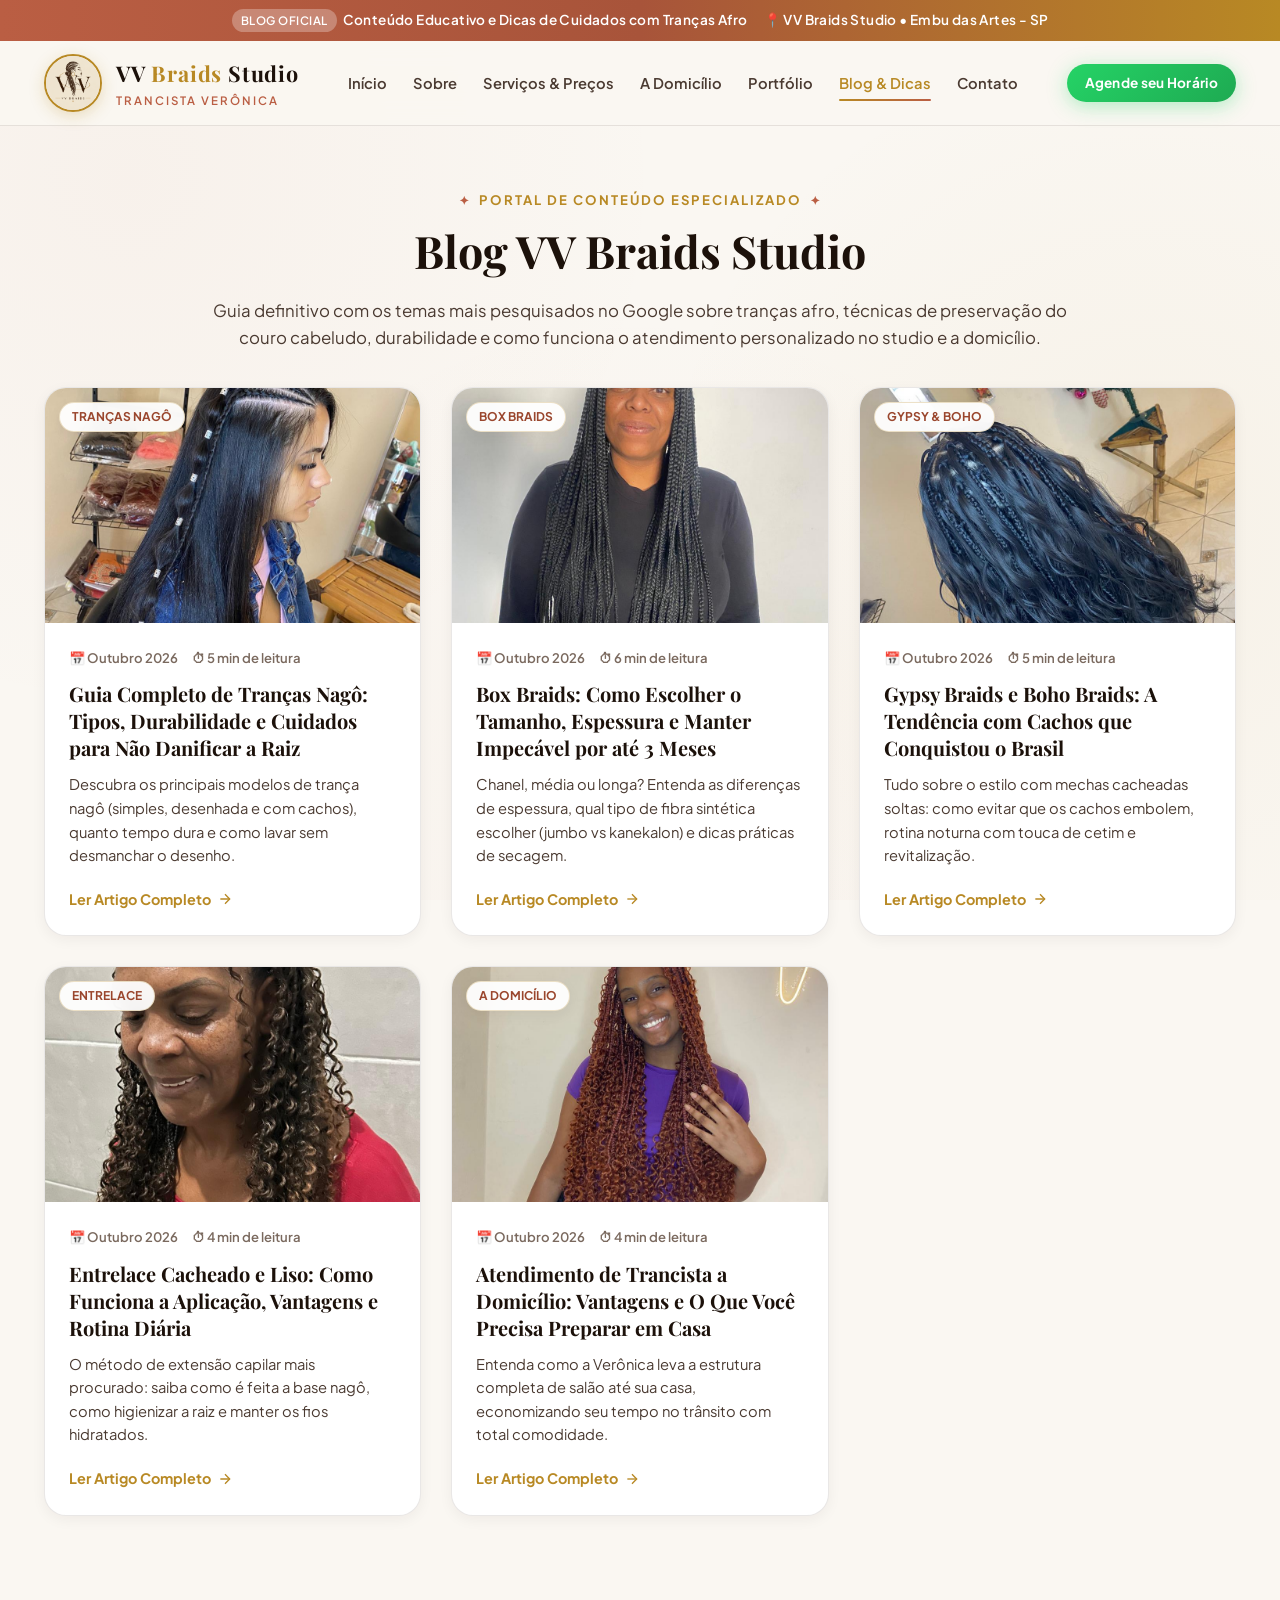
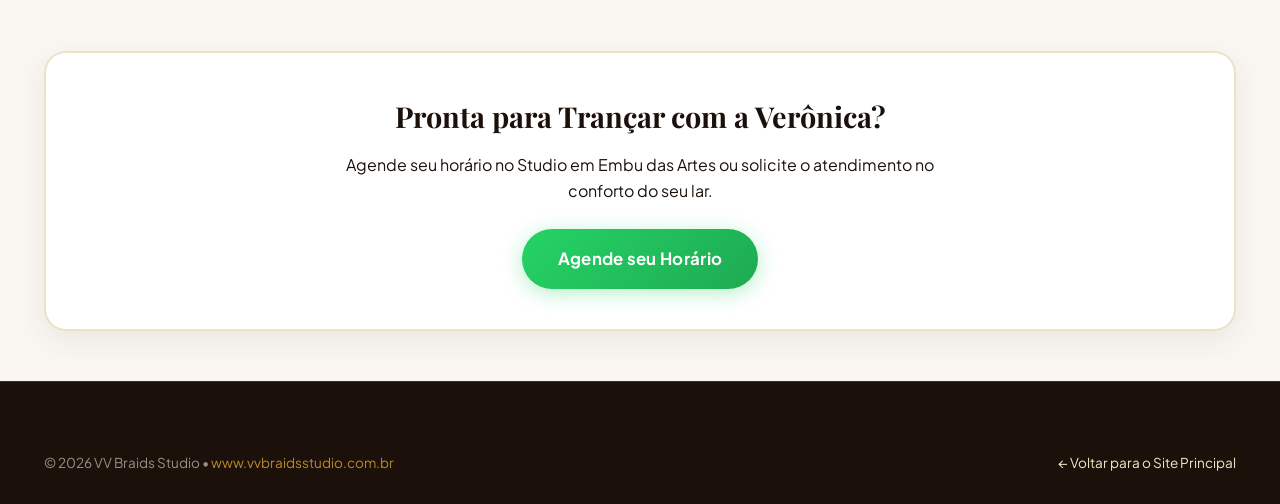
<file: blog/index.html>
<!DOCTYPE html>
<html lang="pt-BR">
<head>
  <meta charset="UTF-8">
  <meta name="viewport" content="width=device-width, initial-scale=1.0">
  <title>Blog VV Braids | Dicas, Cuidados e Tendências de Tranças Afro</title>
  
  <meta name="description" content="Artigos completos sobre Tranças Nagô, Box Braids, Gypsy e Boho Braids, Entrelace e atendimento a domicílio com a trancista Verônica. Dicas de lavagem, durabilidade e saúde capilar.">
  <meta name="keywords" content="blog trancas afro, cuidados com trancas, como lavar box braids, durabilidade tranca nago, gypsy braids como cuidar, trancista a domicilio sp">
  <meta name="author" content="Verônica - VV Braids Studio">
  <meta name="robots" content="index, follow">
  <link rel="canonical" href="https://www.vvbraidsstudio.com.br/blog/">

  <!-- Open Graph -->
  <meta property="og:type" content="blog">
  <meta property="og:url" content="https://www.vvbraidsstudio.com.br/blog/">
  <meta property="og:title" content="Blog VV Braids | Tudo Sobre Tranças Afro e Cuidados Capilares">
  <meta property="og:description" content="Aprenda a cuidar das suas tranças, descubra novas tendências e tire todas as suas dúvidas com a trancista Verônica.">
  <meta property="og:image" content="https://www.vvbraidsstudio.com.br/assets/images/logo.png">

  <link rel="icon" type="image/png" href="../assets/images/logo.png">

  <!-- Fonts & Stylesheet -->
  <link rel="preconnect" href="https://fonts.googleapis.com">
  <link rel="preconnect" href="https://fonts.gstatic.com" crossorigin>
  <link href="https://fonts.googleapis.com/css2?family=Playfair+Display:ital,wght@0,600;0,700;0,800;1,600&family=Plus+Jakarta+Sans:wght@400;500;600;700&display=swap" rel="stylesheet">
  <link rel="stylesheet" href="../assets/css/style.css">
</head>
<body>

  <!-- Top Announcement Bar -->
  <div class="top-bar">
    <div class="top-bar-content container">
      <span class="top-bar-item">
        <span class="top-bar-badge">Blog Oficial</span>
        Conteúdo Educativo e Dicas de Cuidados com Tranças Afro
      </span>
      <span class="top-bar-item">
        📍 VV Braids Studio • Embu das Artes - SP
      </span>
    </div>
  </div>

  <!-- Header -->
  <header class="site-header">
    <div class="container nav-wrapper">
      <a href="../index.html" class="brand-logo" aria-label="Voltar para a página inicial">
        <img src="../assets/images/logo.png" alt="Logo VV Braids Studio" width="58" height="58">
        <div class="brand-text">
          <span class="brand-title">VV <span>Braids</span> Studio</span>
          <span class="brand-subtitle">Trancista Verônica</span>
        </div>
      </a>

      <nav class="main-nav" id="mainNav">
        <a href="../index.html" class="nav-link">Início</a>
        <a href="../index.html#sobre" class="nav-link">Sobre</a>
        <a href="../index.html#servicos" class="nav-link">Serviços & Preços</a>
        <a href="../index.html#domicilio" class="nav-link">A Domicílio</a>
        <a href="../index.html#portfolio" class="nav-link">Portfólio</a>
        <a href="index.html" class="nav-link active">Blog & Dicas</a>
        <a href="../index.html#contato" class="nav-link">Contato</a>
      </nav>

      <div class="nav-actions">
        <a href="https://wa.me/5511966733297?text=Ol%C3%A1%2C%20Ver%C3%B4nica!%20Li%20o%20blog%20da%20VV%20Braids%20e%20gostaria%20de%20agendar%20um%20hor%C3%A1rio." 
           target="_blank" 
           rel="noopener noreferrer" 
           class="btn btn-whatsapp btn-sm">
          <span>Agende seu Horário</span>
        </a>

        <button class="mobile-toggle" id="mobileToggle" aria-label="Menu">
          <span></span><span></span><span></span>
        </button>
      </div>
    </div>
  </header>

  <!-- Blog Banner -->
  <div class="article-header container">
    <span class="section-tag">Portal de Conteúdo Especializado</span>
    <h1 class="section-title">Blog VV Braids Studio</h1>
    <p class="section-subtitle">
      Guia definitivo com os temas mais pesquisados no Google sobre tranças afro, técnicas de preservação do couro cabeludo, durabilidade e como funciona o atendimento personalizado no studio e a domicílio.
    </p>
  </div>

  <!-- Blog Grid Section -->
  <section style="padding-top: 0;">
    <div class="container">
      <div class="blog-grid">

        <!-- Artigo 1 -->
        <article class="blog-card">
          <div class="blog-card-media">
            <img src="../assets/images/nago-feminina.jpg" alt="Guia Completo de Tranças Nagô" loading="lazy">
            <span class="blog-card-category">Tranças Nagô</span>
          </div>
          <div class="blog-card-body">
            <div class="blog-card-meta">
              <span>📅 Outubro 2026</span>
              <span>⏱ 5 min de leitura</span>
            </div>
            <h2 class="blog-card-title">
              <a href="como-cuidar-das-trancas-nago.html">Guia Completo de Tranças Nagô: Tipos, Durabilidade e Cuidados para Não Danificar a Raiz</a>
            </h2>
            <p class="blog-card-excerpt">
              Descubra os principais modelos de trança nagô (simples, desenhada e com cachos), quanto tempo dura e como lavar sem desmanchar o desenho.
            </p>
            <a href="como-cuidar-das-trancas-nago.html" class="blog-card-link">
              <span>Ler Artigo Completo</span>
              <svg width="16" height="16" viewBox="0 0 24 24" fill="none" stroke="currentColor" stroke-width="2"><line x1="5" y1="12" x2="19" y2="12"/><polyline points="12 5 19 12 12 19"/></svg>
            </a>
          </div>
        </article>

        <!-- Artigo 2 -->
        <article class="blog-card">
          <div class="blog-card-media">
            <img src="../assets/images/box-braids.jpg" alt="Box Braids Feminina e Masculina" loading="lazy">
            <span class="blog-card-category">Box Braids</span>
          </div>
          <div class="blog-card-body">
            <div class="blog-card-meta">
              <span>📅 Outubro 2026</span>
              <span>⏱ 6 min de leitura</span>
            </div>
            <h2 class="blog-card-title">
              <a href="box-braids-tamanhos-cuidados.html">Box Braids: Como Escolher o Tamanho, Espessura e Manter Impecável por até 3 Meses</a>
            </h2>
            <p class="blog-card-excerpt">
              Chanel, média ou longa? Entenda as diferenças de espessura, qual tipo de fibra sintética escolher (jumbo vs kanekalon) e dicas práticas de secagem.
            </p>
            <a href="box-braids-tamanhos-cuidados.html" class="blog-card-link">
              <span>Ler Artigo Completo</span>
              <svg width="16" height="16" viewBox="0 0 24 24" fill="none" stroke="currentColor" stroke-width="2"><line x1="5" y1="12" x2="19" y2="12"/><polyline points="12 5 19 12 12 19"/></svg>
            </a>
          </div>
        </article>

        <!-- Artigo 3 -->
        <article class="blog-card">
          <div class="blog-card-media">
            <img src="../assets/images/boho-french-curl.jpg" alt="Gypsy Braids e Boho Braids" loading="lazy">
            <span class="blog-card-category">Gypsy & Boho</span>
          </div>
          <div class="blog-card-body">
            <div class="blog-card-meta">
              <span>📅 Outubro 2026</span>
              <span>⏱ 5 min de leitura</span>
            </div>
            <h2 class="blog-card-title">
              <a href="gypsy-boho-braids-tendencia.html">Gypsy Braids e Boho Braids: A Tendência com Cachos que Conquistou o Brasil</a>
            </h2>
            <p class="blog-card-excerpt">
              Tudo sobre o estilo com mechas cacheadas soltas: como evitar que os cachos embolem, rotina noturna com touca de cetim e revitalização.
            </p>
            <a href="gypsy-boho-braids-tendencia.html" class="blog-card-link">
              <span>Ler Artigo Completo</span>
              <svg width="16" height="16" viewBox="0 0 24 24" fill="none" stroke="currentColor" stroke-width="2"><line x1="5" y1="12" x2="19" y2="12"/><polyline points="12 5 19 12 12 19"/></svg>
            </a>
          </div>
        </article>

        <!-- Artigo 4 -->
        <article class="blog-card">
          <div class="blog-card-media">
            <img src="../assets/images/fulani-com-cachos.jpg" alt="Entrelace Cacheado e Liso" loading="lazy">
            <span class="blog-card-category">Entrelace</span>
          </div>
          <div class="blog-card-body">
            <div class="blog-card-meta">
              <span>📅 Outubro 2026</span>
              <span>⏱ 4 min de leitura</span>
            </div>
            <h2 class="blog-card-title">
              <a href="entrelace-cacheado-liso-guia.html">Entrelace Cacheado e Liso: Como Funciona a Aplicação, Vantagens e Rotina Diária</a>
            </h2>
            <p class="blog-card-excerpt">
              O método de extensão capilar mais procurado: saiba como é feita a base nagô, como higienizar a raiz e manter os fios hidratados.
            </p>
            <a href="entrelace-cacheado-liso-guia.html" class="blog-card-link">
              <span>Ler Artigo Completo</span>
              <svg width="16" height="16" viewBox="0 0 24 24" fill="none" stroke="currentColor" stroke-width="2"><line x1="5" y1="12" x2="19" y2="12"/><polyline points="12 5 19 12 12 19"/></svg>
            </a>
          </div>
        </article>

        <!-- Artigo 5 -->
        <article class="blog-card">
          <div class="blog-card-media">
            <img src="../assets/images/gipsy.jpg" alt="Atendimento de Trancista a Domicílio" loading="lazy">
            <span class="blog-card-category">A Domicílio</span>
          </div>
          <div class="blog-card-body">
            <div class="blog-card-meta">
              <span>📅 Outubro 2026</span>
              <span>⏱ 4 min de leitura</span>
            </div>
            <h2 class="blog-card-title">
              <a href="trancista-a-domicilio-como-funciona.html">Atendimento de Trancista a Domicílio: Vantagens e O Que Você Precisa Preparar em Casa</a>
            </h2>
            <p class="blog-card-excerpt">
              Entenda como a Verônica leva a estrutura completa de salão até sua casa, economizando seu tempo no trânsito com total comodidade.
            </p>
            <a href="trancista-a-domicilio-como-funciona.html" class="blog-card-link">
              <span>Ler Artigo Completo</span>
              <svg width="16" height="16" viewBox="0 0 24 24" fill="none" stroke="currentColor" stroke-width="2"><line x1="5" y1="12" x2="19" y2="12"/><polyline points="12 5 19 12 12 19"/></svg>
            </a>
          </div>
        </article>

      </div>
    </div>
  </section>

  <!-- CTA Box -->
  <div class="container">
    <div class="article-cta-box">
      <h3 style="font-family: var(--font-serif); font-size: 1.8rem; color: var(--color-cream); margin-bottom: 12px;">
        Pronta para Trançar com a Verônica?
      </h3>
      <p style="color: var(--color-cream-muted); max-width: 600px; margin: 0 auto 24px;">
        Agende seu horário no Studio em Embu das Artes ou solicite o atendimento no conforto do seu lar.
      </p>
      <a href="https://wa.me/5511966733297?text=Ol%C3%A1%2C%20Ver%C3%B4nica!%20Gostaria%20de%20agendar%20meu%20hor%C3%A1rio%20no%20VV%20Braids%20Studio." 
         target="_blank" 
         rel="noopener noreferrer" 
         class="btn btn-whatsapp btn-lg">
        <span>Agende seu Horário</span>
      </a>
    </div>
  </div>

  <!-- Footer -->
  <footer class="site-footer">
    <div class="container footer-bottom" style="border: 0; padding-top: 0;">
      <div>
        © 2026 VV Braids Studio • <a href="../index.html" style="color: var(--color-gold);">www.vvbraidsstudio.com.br</a>
      </div>
      <div>
        <a href="../index.html" style="color: var(--color-gold-light);">← Voltar para o Site Principal</a>
      </div>
    </div>
  </footer>

  <script src="../assets/js/main.js"></script>
</body>
</html>
</file>
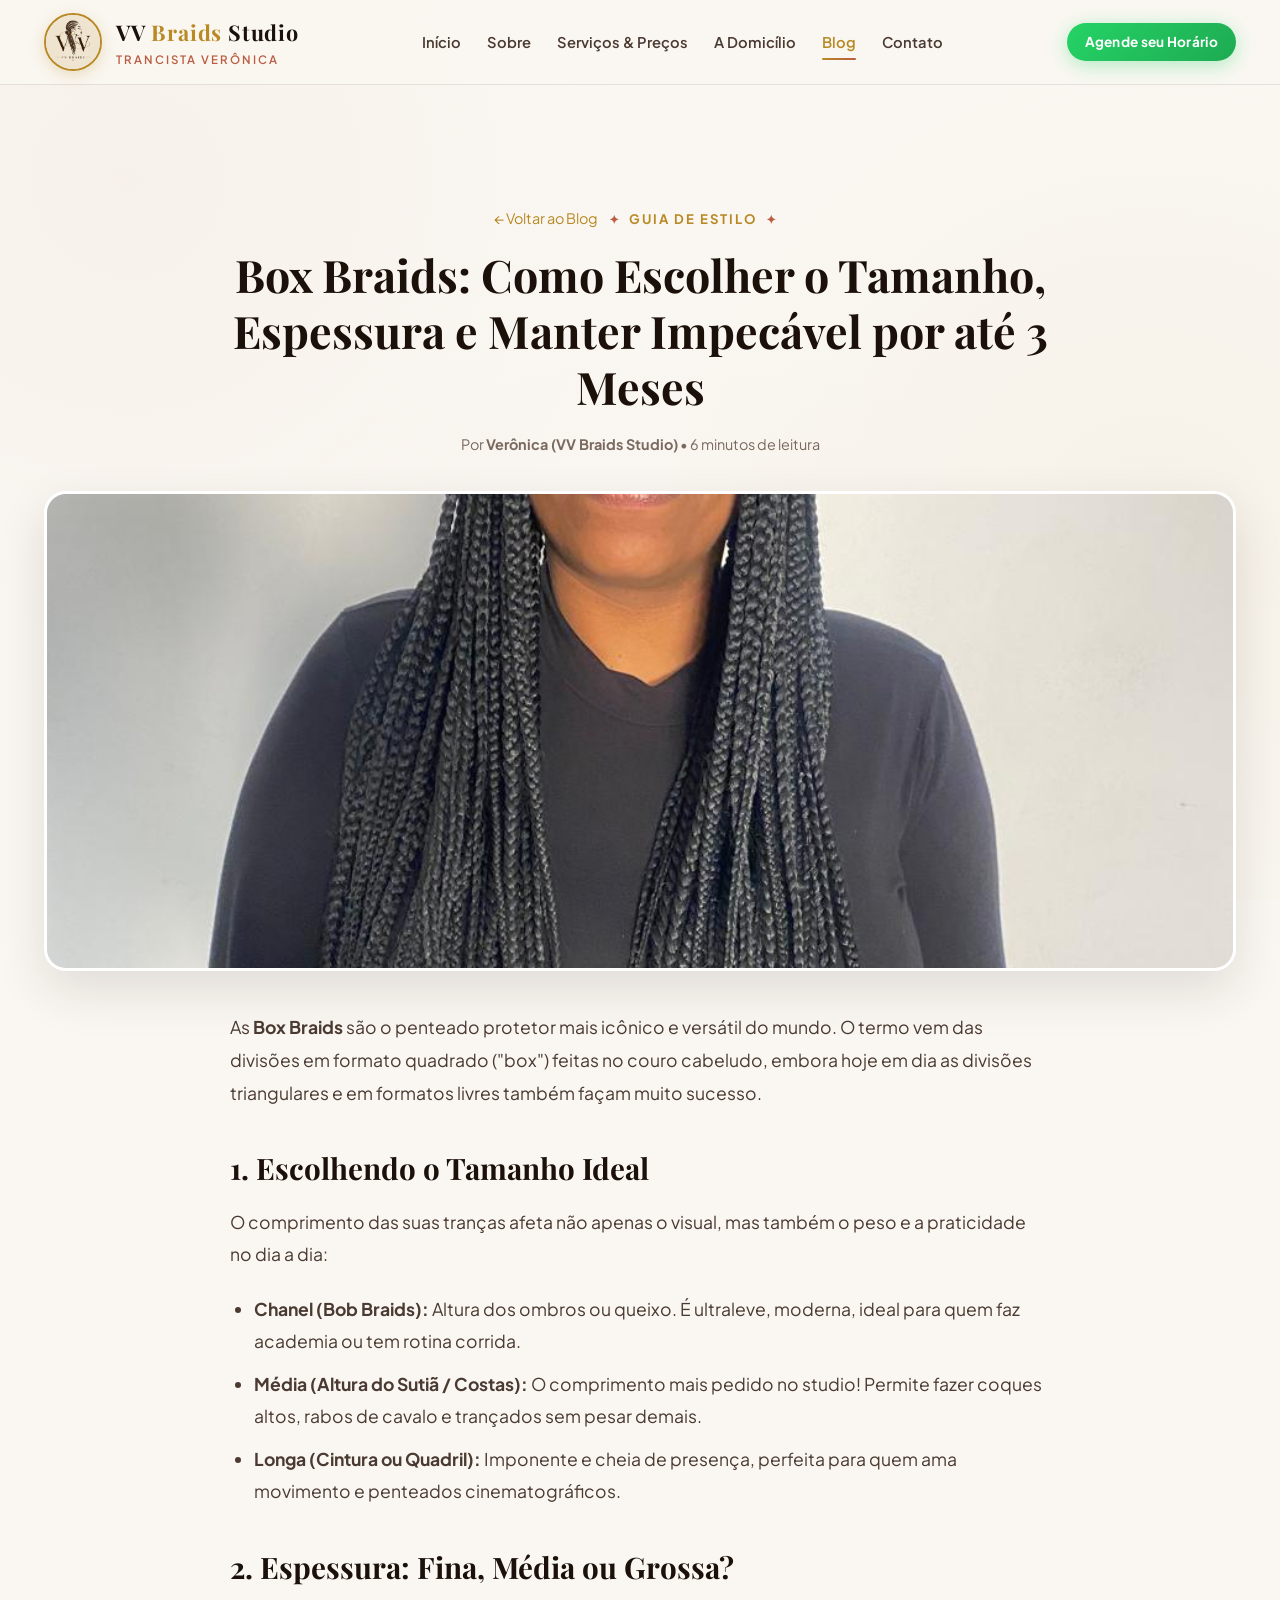
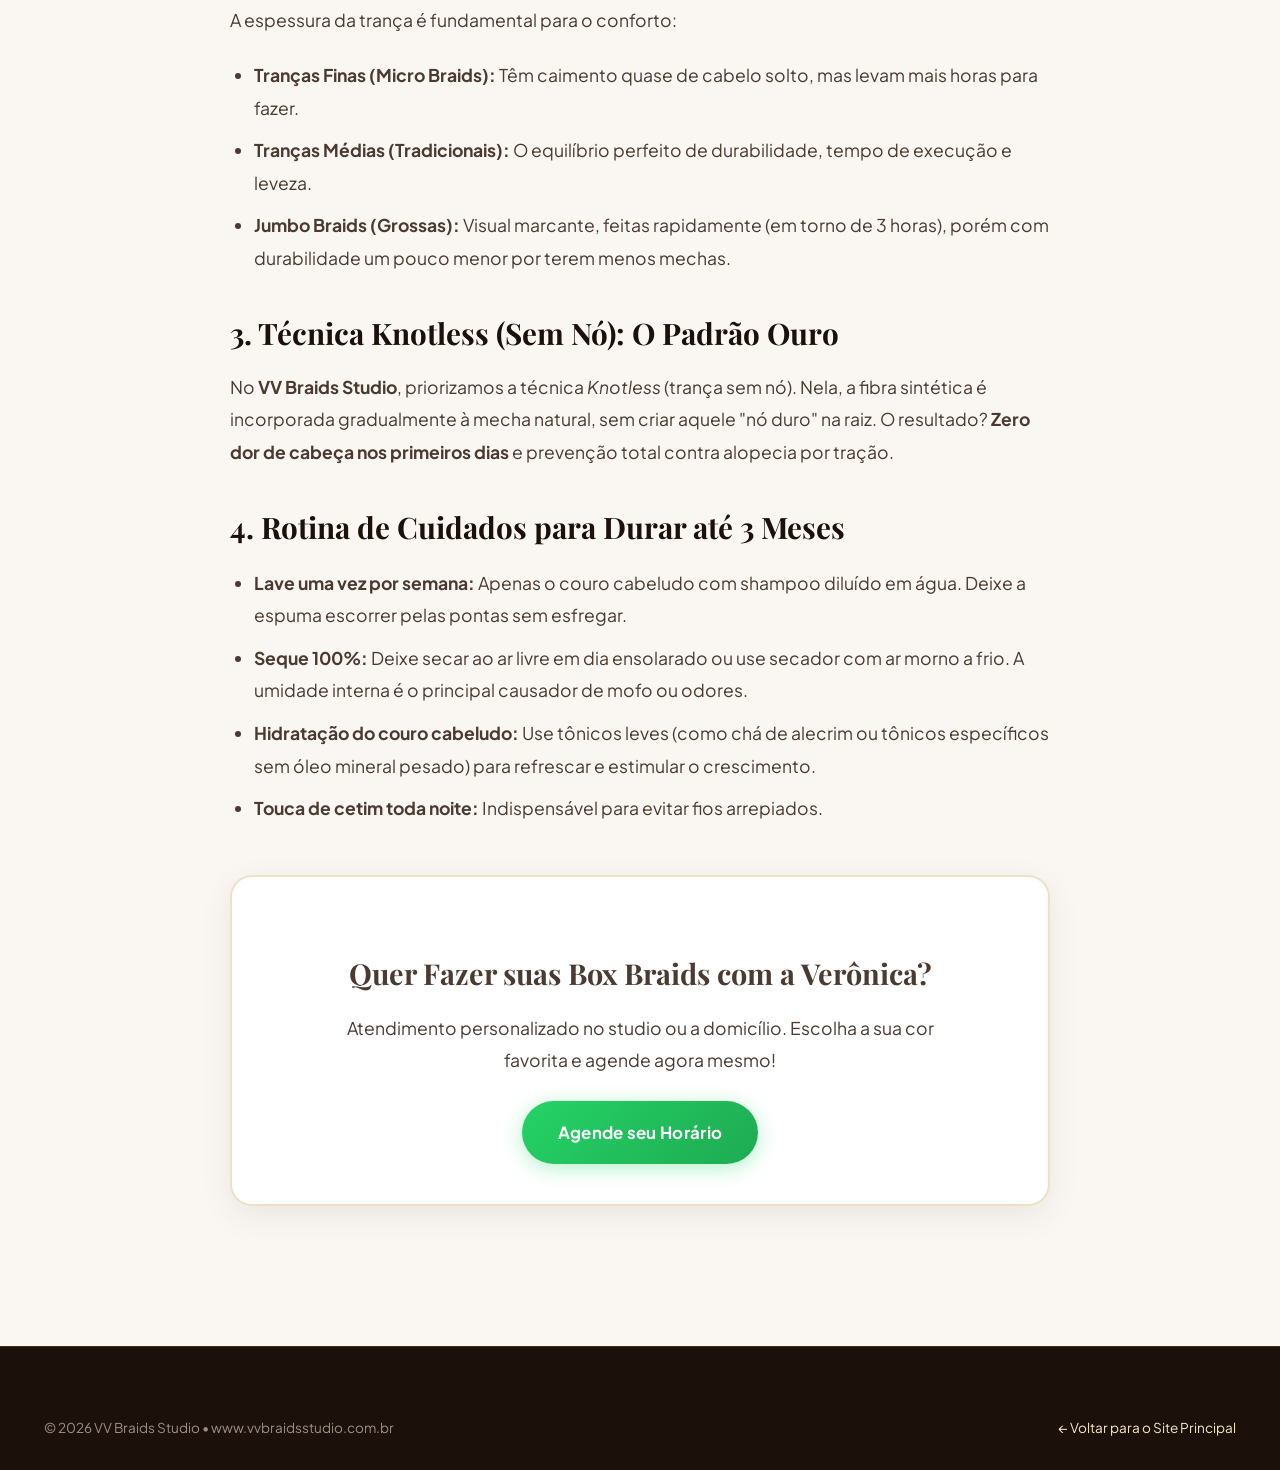
<file: blog/box-braids-tamanhos-cuidados.html>
<!DOCTYPE html>
<html lang="pt-BR">
<head>
  <meta charset="UTF-8">
  <meta name="viewport" content="width=device-width, initial-scale=1.0">
  <title>Box Braids: Como Escolher Tamanho, Espessura e Cuidar | VV Braids Studio</title>
  
  <meta name="description" content="Guia completo sobre Box Braids com a Verônica do VV Braids Studio: modelos Chanel, Médio e Longo, qual fibra escolher e como manter suas tranças impecáveis por até 3 meses.">
  <meta name="keywords" content="box braids, box braids feminina, box braids masculina, box braids chanel, como cuidar de box braids, trancista embu das artes">
  <link rel="canonical" href="https://www.vvbraidsstudio.com.br/blog/box-braids-tamanhos-cuidados.html">

  <meta property="og:type" content="article">
  <meta property="og:title" content="Box Braids: Como Escolher Tamanho, Espessura e Cuidar | VV Braids Studio">
  <meta property="og:description" content="Tudo o que você precisa saber sobre Box Braids: comprimento, espessura, lavagem e manutenção com a trancista Verônica.">
  <meta property="og:image" content="https://www.vvbraidsstudio.com.br/assets/images/box-braids.jpg">

  <link rel="icon" type="image/png" href="../assets/images/logo.png">

  <!-- Fonts & CSS -->
  <link rel="preconnect" href="https://fonts.googleapis.com">
  <link rel="preconnect" href="https://fonts.gstatic.com" crossorigin>
  <link href="https://fonts.googleapis.com/css2?family=Playfair+Display:ital,wght@0,600;0,700;0,800;1,600&family=Plus+Jakarta+Sans:wght@400;500;600;700&display=swap" rel="stylesheet">
  <link rel="stylesheet" href="../assets/css/style.css">

  <script type="application/ld+json">
  {
    "@context": "https://schema.org",
    "@type": "BlogPosting",
    "headline": "Box Braids: Como Escolher o Tamanho, Espessura e Manter Impecável por até 3 Meses",
    "image": "https://www.vvbraidsstudio.com.br/assets/images/box-braids.jpg",
    "author": {
      "@type": "Person",
      "name": "Verônica - VV Braids Studio"
    },
    "publisher": {
      "@type": "Organization",
      "name": "VV Braids Studio"
    },
    "datePublished": "2026-10-21"
  }
  </script>
</head>
<body>

  <!-- Header -->
  <header class="site-header">
    <div class="container nav-wrapper">
      <a href="../index.html" class="brand-logo">
        <img src="../assets/images/logo.png" alt="Logo VV Braids" width="58" height="58">
        <div class="brand-text">
          <span class="brand-title">VV <span>Braids</span> Studio</span>
          <span class="brand-subtitle">Trancista Verônica</span>
        </div>
      </a>
      <nav class="main-nav" id="mainNav">
        <a href="../index.html" class="nav-link">Início</a>
        <a href="../index.html#sobre" class="nav-link">Sobre</a>
        <a href="../index.html#servicos" class="nav-link">Serviços & Preços</a>
        <a href="../index.html#domicilio" class="nav-link">A Domicílio</a>
        <a href="index.html" class="nav-link active">Blog</a>
        <a href="../index.html#contato" class="nav-link">Contato</a>
      </nav>
      <div class="nav-actions">
        <a href="https://wa.me/5511966733297?text=Ol%C3%A1%2C%20Ver%C3%B4nica!%20Li%20o%20artigo%20sobre%20Box%20Braids%20e%20gostaria%20de%20agendar." 
           target="_blank" rel="noopener noreferrer" class="btn btn-whatsapp btn-sm">
          <span>Agende seu Horário</span>
        </a>
      </div>
    </div>
  </header>

  <!-- Article Body -->
  <article class="container" style="padding-top: 60px; padding-bottom: 90px;">
    <div class="article-header">
      <a href="index.html" style="color: var(--color-gold); font-size: 0.9rem; margin-bottom: 16px; display: inline-block;">
        ← Voltar ao Blog
      </a>
      <span class="section-tag">Guia de Estilo</span>
      <h1 class="section-title">Box Braids: Como Escolher o Tamanho, Espessura e Manter Impecável por até 3 Meses</h1>
      <p style="color: var(--color-text-muted); font-size: 0.9rem;">
        Por <strong>Verônica (VV Braids Studio)</strong> • 6 minutos de leitura
      </p>
    </div>

    <img src="../assets/images/box-braids.jpg" alt="Box Braids feitas pela Verônica no VV Braids Studio" class="article-hero-img">

    <div class="article-content">
      <p>
        As <strong>Box Braids</strong> são o penteado protetor mais icônico e versátil do mundo. O termo vem das divisões em formato quadrado ("box") feitas no couro cabeludo, embora hoje em dia as divisões triangulares e em formatos livres também façam muito sucesso.
      </p>

      <h2>1. Escolhendo o Tamanho Ideal</h2>
      <p>
        O comprimento das suas tranças afeta não apenas o visual, mas também o peso e a praticidade no dia a dia:
      </p>
      <ul>
        <li><strong>Chanel (Bob Braids):</strong> Altura dos ombros ou queixo. É ultraleve, moderna, ideal para quem faz academia ou tem rotina corrida.</li>
        <li><strong>Média (Altura do Sutiã / Costas):</strong> O comprimento mais pedido no studio! Permite fazer coques altos, rabos de cavalo e trançados sem pesar demais.</li>
        <li><strong>Longa (Cintura ou Quadril):</strong> Imponente e cheia de presença, perfeita para quem ama movimento e penteados cinematográficos.</li>
      </ul>

      <h2>2. Espessura: Fina, Média ou Grossa?</h2>
      <p>
        A espessura da trança é fundamental para o conforto:
      </p>
      <ul>
        <li><strong>Tranças Finas (Micro Braids):</strong> Têm caimento quase de cabelo solto, mas levam mais horas para fazer.</li>
        <li><strong>Tranças Médias (Tradicionais):</strong> O equilíbrio perfeito de durabilidade, tempo de execução e leveza.</li>
        <li><strong>Jumbo Braids (Grossas):</strong> Visual marcante, feitas rapidamente (em torno de 3 horas), porém com durabilidade um pouco menor por terem menos mechas.</li>
      </ul>

      <h2>3. Técnica Knotless (Sem Nó): O Padrão Ouro</h2>
      <p>
        No <strong>VV Braids Studio</strong>, priorizamos a técnica <em>Knotless</em> (trança sem nó). Nela, a fibra sintética é incorporada gradualmente à mecha natural, sem criar aquele "nó duro" na raiz. O resultado? <strong>Zero dor de cabeça nos primeiros dias</strong> e prevenção total contra alopecia por tração.
      </p>

      <h2>4. Rotina de Cuidados para Durar até 3 Meses</h2>
      <ol>
        <li><strong>Lave uma vez por semana:</strong> Apenas o couro cabeludo com shampoo diluído em água. Deixe a espuma escorrer pelas pontas sem esfregar.</li>
        <li><strong>Seque 100%:</strong> Deixe secar ao ar livre em dia ensolarado ou use secador com ar morno a frio. A umidade interna é o principal causador de mofo ou odores.</li>
        <li><strong>Hidratação do couro cabeludo:</strong> Use tônicos leves (como chá de alecrim ou tônicos específicos sem óleo mineral pesado) para refrescar e estimular o crescimento.</li>
        <li><strong>Touca de cetim toda noite:</strong> Indispensável para evitar fios arrepiados.</li>
      </ol>

      <div class="article-cta-box">
        <h3 style="font-family: var(--font-serif); font-size: 1.8rem; color: var(--color-cream); margin-bottom: 12px;">
          Quer Fazer suas Box Braids com a Verônica?
        </h3>
        <p style="color: var(--color-cream-muted); max-width: 600px; margin: 0 auto 24px;">
          Atendimento personalizado no studio ou a domicílio. Escolha a sua cor favorita e agende agora mesmo!
        </p>
        <a href="https://wa.me/5511966733297?text=Ol%C3%A1%2C%20Ver%C3%B4nica!%20Quero%20agendar%20minhas%20Box%20Braids." 
           target="_blank" rel="noopener noreferrer" class="btn btn-whatsapp btn-lg">
          <span>Agende seu Horário</span>
        </a>
      </div>
    </div>
  </article>

  <!-- Footer -->
  <footer class="site-footer">
    <div class="container footer-bottom" style="border: 0; padding-top: 0;">
      <div>© 2026 VV Braids Studio • www.vvbraidsstudio.com.br</div>
      <div><a href="../index.html" style="color: var(--color-gold-light);">← Voltar para o Site Principal</a></div>
    </div>
  </footer>

  <script src="../assets/js/main.js"></script>
</body>
</html>
</file>
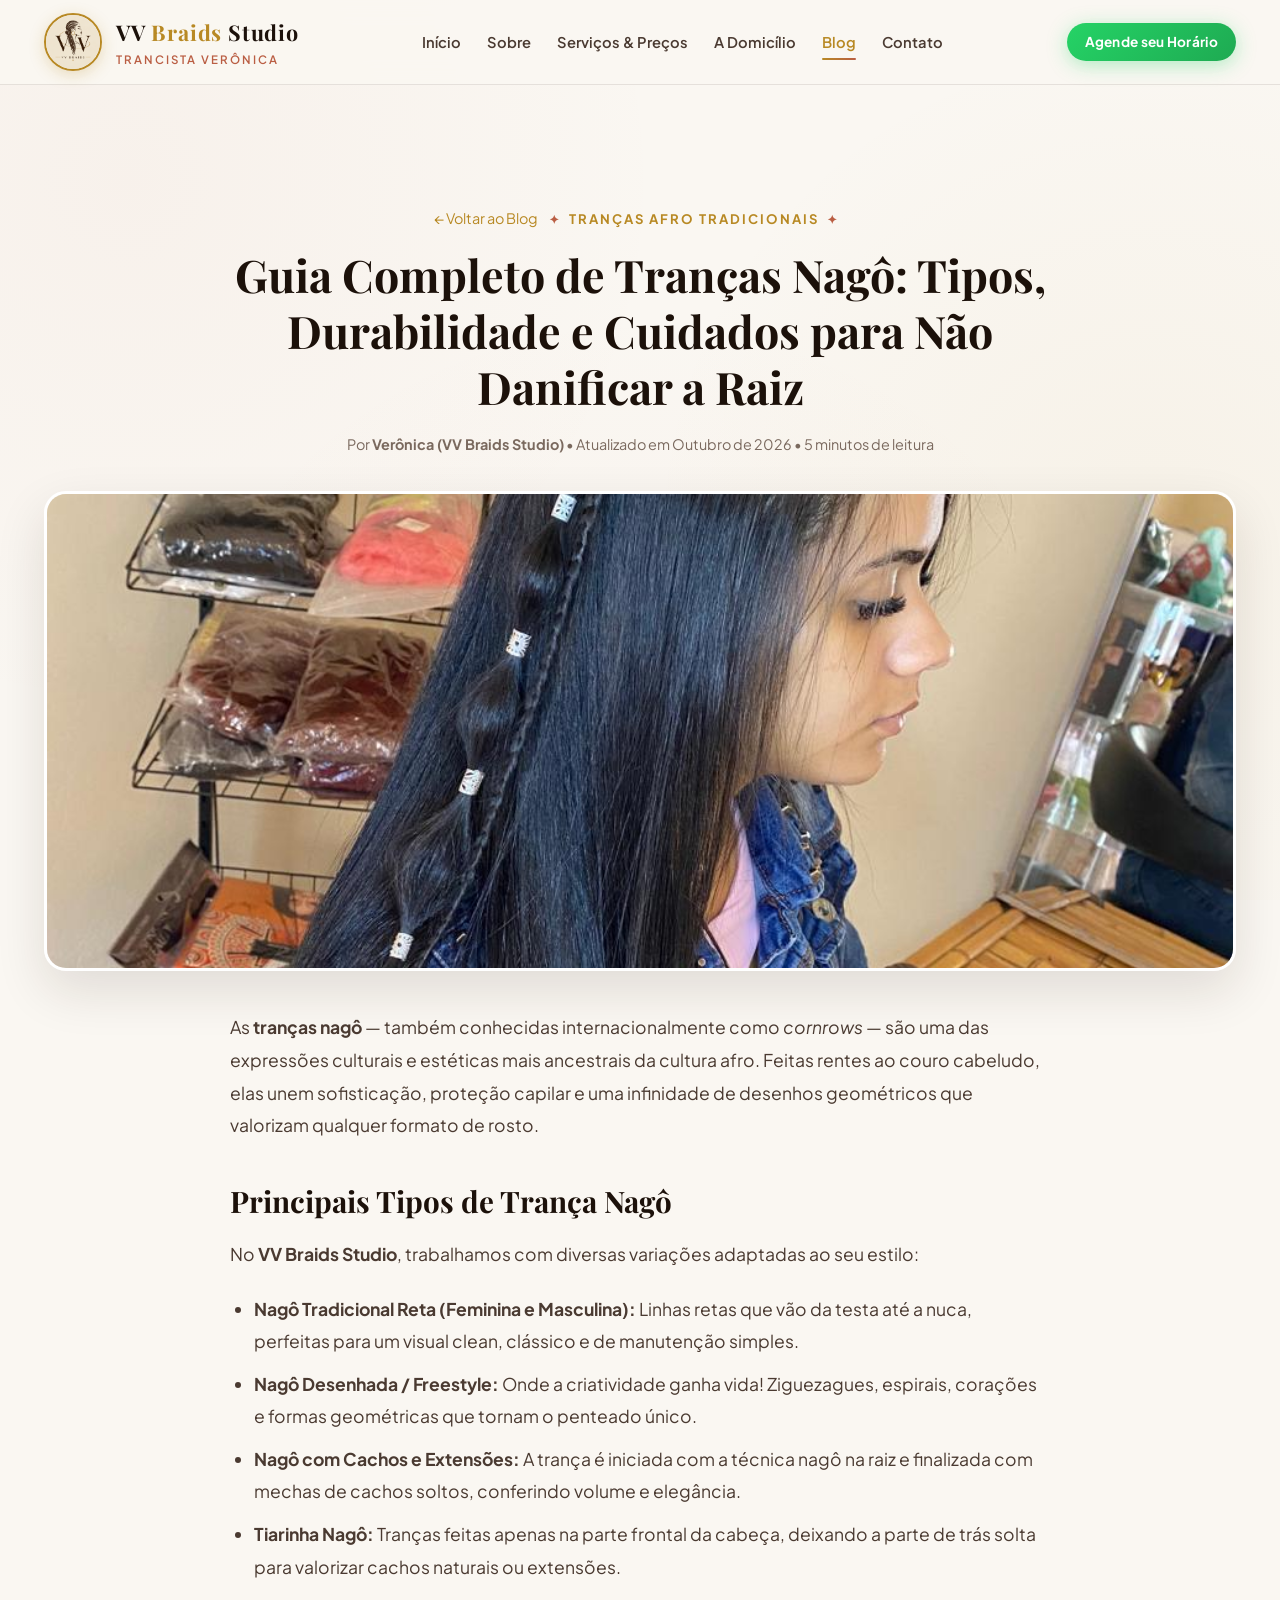
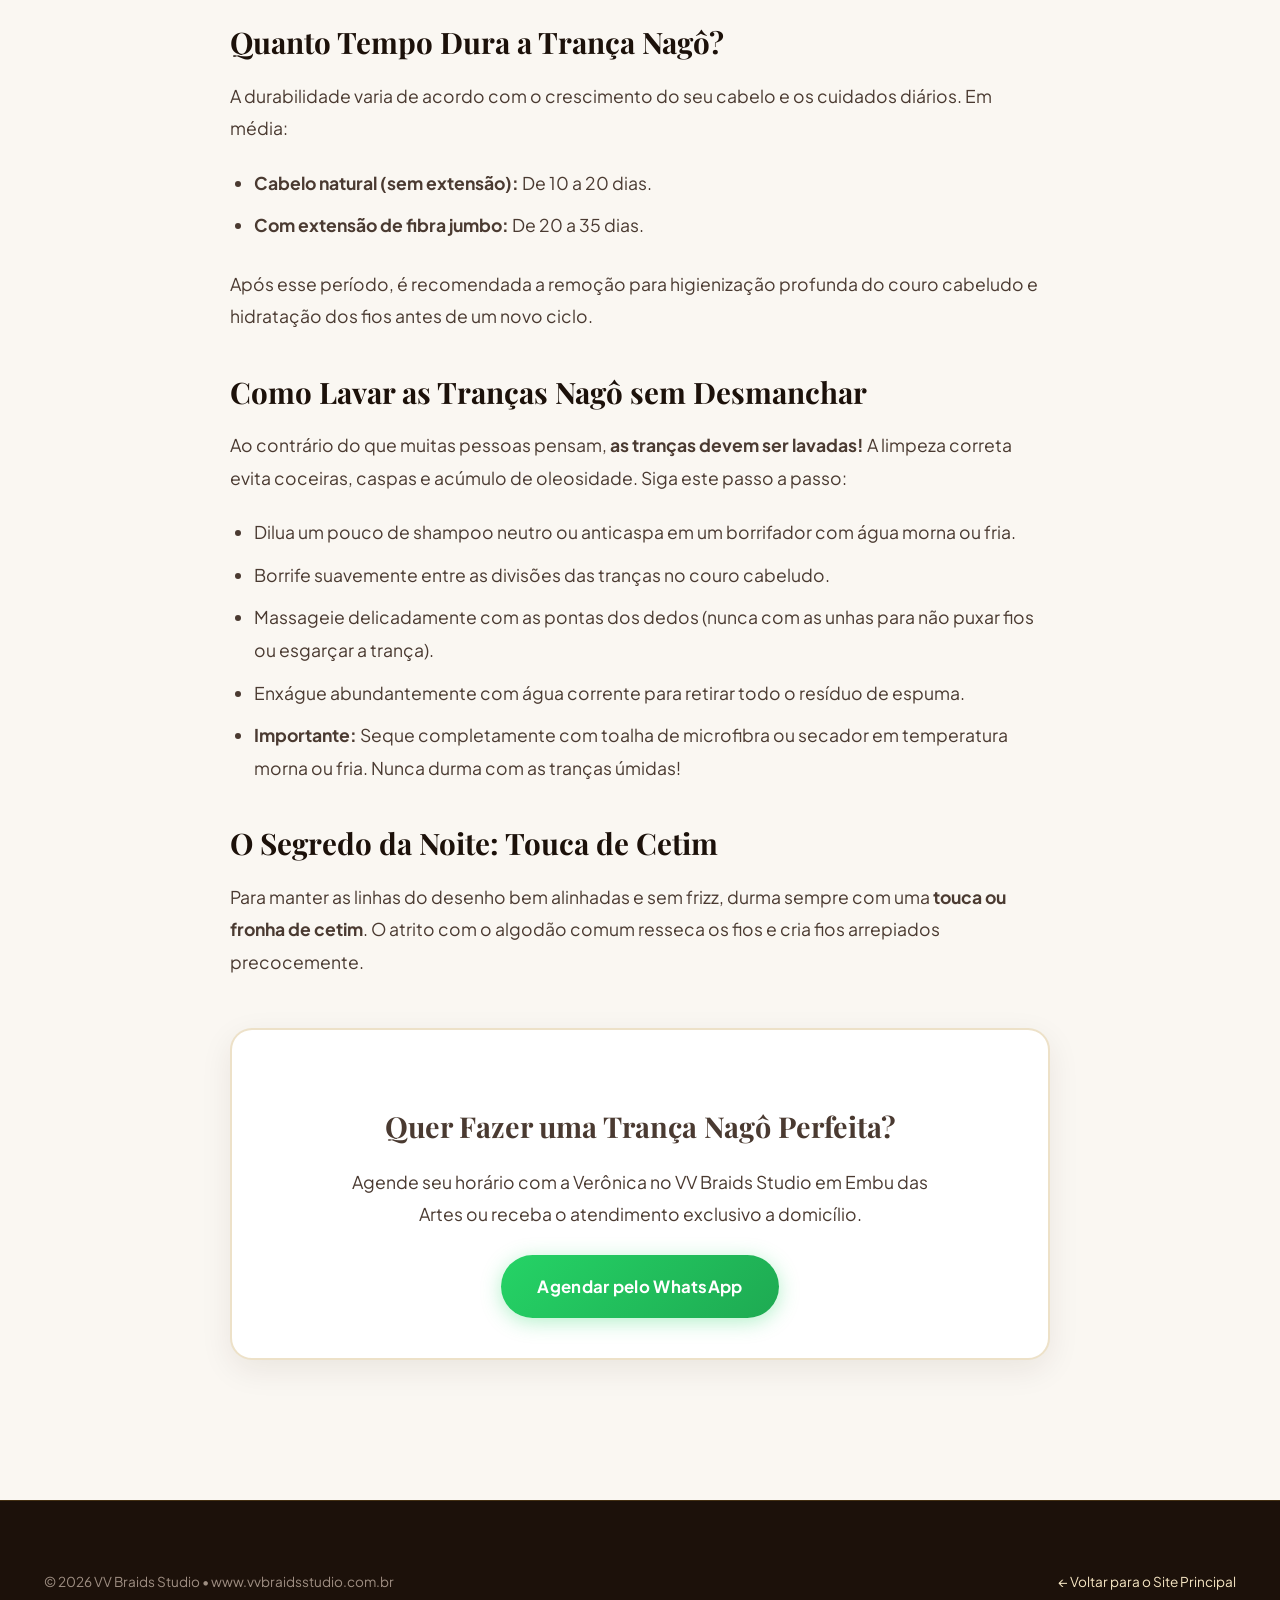
<file: blog/como-cuidar-das-trancas-nago.html>
<!DOCTYPE html>
<html lang="pt-BR">
<head>
  <meta charset="UTF-8">
  <meta name="viewport" content="width=device-width, initial-scale=1.0">
  <title>Guia Completo de Tranças Nagô: Tipos, Durabilidade e Cuidados | VV Braids Studio</title>
  
  <meta name="description" content="Aprenda tudo sobre as Tranças Nagô: modelos femininos e masculinos, simples, desenhadas, com extensão ou cachos. Saiba quanto tempo dura e como lavar sem desmanchar.">
  <meta name="keywords" content="tranca nago, trancas nago feminina, tranca nago masculina desenhada, como lavar tranca nago, durabilidade tranca nago, trancista embu das artes">
  <link rel="canonical" href="https://www.vvbraidsstudio.com.br/blog/como-cuidar-das-trancas-nago.html">

  <meta property="og:type" content="article">
  <meta property="og:title" content="Guia Completo de Tranças Nagô: Tipos, Durabilidade e Cuidados | VV Braids Studio">
  <meta property="og:description" content="Tudo o que você precisa saber sobre a trança nagô com a trancista Verônica. Modelos, valores e dicas de cuidados.">
  <meta property="og:image" content="https://www.vvbraidsstudio.com.br/assets/images/nago-feminina.jpg">

  <link rel="icon" type="image/png" href="../assets/images/logo.png">

  <!-- Fonts & CSS -->
  <link rel="preconnect" href="https://fonts.googleapis.com">
  <link rel="preconnect" href="https://fonts.gstatic.com" crossorigin>
  <link href="https://fonts.googleapis.com/css2?family=Playfair+Display:ital,wght@0,600;0,700;0,800;1,600&family=Plus+Jakarta+Sans:wght@400;500;600;700&display=swap" rel="stylesheet">
  <link rel="stylesheet" href="../assets/css/style.css">

  <script type="application/ld+json">
  {
    "@context": "https://schema.org",
    "@type": "BlogPosting",
    "headline": "Guia Completo de Tranças Nagô: Tipos, Durabilidade e Cuidados para Não Danificar a Raiz",
    "image": "https://www.vvbraidsstudio.com.br/assets/images/nago-feminina.jpg",
    "author": {
      "@type": "Person",
      "name": "Verônica - VV Braids Studio"
    },
    "publisher": {
      "@type": "Organization",
      "name": "VV Braids Studio",
      "logo": {
        "@type": "ImageObject",
        "url": "https://www.vvbraidsstudio.com.br/assets/images/logo.png"
      }
    },
    "datePublished": "2026-10-20",
    "dateModified": "2026-10-24"
  }
  </script>
</head>
<body>

  <!-- Header -->
  <header class="site-header">
    <div class="container nav-wrapper">
      <a href="../index.html" class="brand-logo">
        <img src="../assets/images/logo.png" alt="Logo VV Braids" width="58" height="58">
        <div class="brand-text">
          <span class="brand-title">VV <span>Braids</span> Studio</span>
          <span class="brand-subtitle">Trancista Verônica</span>
        </div>
      </a>
      <nav class="main-nav" id="mainNav">
        <a href="../index.html" class="nav-link">Início</a>
        <a href="../index.html#sobre" class="nav-link">Sobre</a>
        <a href="../index.html#servicos" class="nav-link">Serviços & Preços</a>
        <a href="../index.html#domicilio" class="nav-link">A Domicílio</a>
        <a href="index.html" class="nav-link active">Blog</a>
        <a href="../index.html#contato" class="nav-link">Contato</a>
      </nav>
      <div class="nav-actions">
        <a href="https://wa.me/5511966733297?text=Ol%C3%A1%2C%20Ver%C3%B4nica!%20Li%20o%20artigo%20sobre%20Tranças%20Nagô%20e%20gostaria%20de%20agendar." 
           target="_blank" rel="noopener noreferrer" class="btn btn-whatsapp btn-sm">
          <span>Agende seu Horário</span>
        </a>
      </div>
    </div>
  </header>

  <!-- Article Body -->
  <article class="container" style="padding-top: 60px; padding-bottom: 90px;">
    <div class="article-header">
      <a href="index.html" style="color: var(--color-gold); font-size: 0.9rem; margin-bottom: 16px; display: inline-block;">
        ← Voltar ao Blog
      </a>
      <span class="section-tag">Tranças Afro Tradicionais</span>
      <h1 class="section-title">Guia Completo de Tranças Nagô: Tipos, Durabilidade e Cuidados para Não Danificar a Raiz</h1>
      <p style="color: var(--color-text-muted); font-size: 0.9rem;">
        Por <strong>Verônica (VV Braids Studio)</strong> • Atualizado em Outubro de 2026 • 5 minutos de leitura
      </p>
    </div>

    <img src="../assets/images/nago-feminina.jpg" alt="Trança Nagô Feminina Desenhada no VV Braids Studio" class="article-hero-img">

    <div class="article-content">
      <p>
        As <strong>tranças nagô</strong> — também conhecidas internacionalmente como <em>cornrows</em> — são uma das expressões culturais e estéticas mais ancestrais da cultura afro. Feitas rentes ao couro cabeludo, elas unem sofisticação, proteção capilar e uma infinidade de desenhos geométricos que valorizam qualquer formato de rosto.
      </p>

      <h2>Principais Tipos de Trança Nagô</h2>
      <p>
        No <strong>VV Braids Studio</strong>, trabalhamos com diversas variações adaptadas ao seu estilo:
      </p>
      <ul>
        <li><strong>Nagô Tradicional Reta (Feminina e Masculina):</strong> Linhas retas que vão da testa até a nuca, perfeitas para um visual clean, clássico e de manutenção simples.</li>
        <li><strong>Nagô Desenhada / Freestyle:</strong> Onde a criatividade ganha vida! Ziguezagues, espirais, corações e formas geométricas que tornam o penteado único.</li>
        <li><strong>Nagô com Cachos e Extensões:</strong> A trança é iniciada com a técnica nagô na raiz e finalizada com mechas de cachos soltos, conferindo volume e elegância.</li>
        <li><strong>Tiarinha Nagô:</strong> Tranças feitas apenas na parte frontal da cabeça, deixando a parte de trás solta para valorizar cachos naturais ou extensões.</li>
      </ul>

      <h2>Quanto Tempo Dura a Trança Nagô?</h2>
      <p>
        A durabilidade varia de acordo com o crescimento do seu cabelo e os cuidados diários. Em média:
      </p>
      <ul>
        <li><strong>Cabelo natural (sem extensão):</strong> De 10 a 20 dias.</li>
        <li><strong>Com extensão de fibra jumbo:</strong> De 20 a 35 dias.</li>
      </ul>
      <p>
        Após esse período, é recomendada a remoção para higienização profunda do couro cabeludo e hidratação dos fios antes de um novo ciclo.
      </p>

      <h2>Como Lavar as Tranças Nagô sem Desmanchar</h2>
      <p>
        Ao contrário do que muitas pessoas pensam, <strong>as tranças devem ser lavadas!</strong> A limpeza correta evita coceiras, caspas e acúmulo de oleosidade. Siga este passo a passo:
      </p>
      <ol>
        <li>Dilua um pouco de shampoo neutro ou anticaspa em um borrifador com água morna ou fria.</li>
        <li>Borrife suavemente entre as divisões das tranças no couro cabeludo.</li>
        <li>Massageie delicadamente com as pontas dos dedos (nunca com as unhas para não puxar fios ou esgarçar a trança).</li>
        <li>Enxágue abundantemente com água corrente para retirar todo o resíduo de espuma.</li>
        <li><strong>Importante:</strong> Seque completamente com toalha de microfibra ou secador em temperatura morna ou fria. Nunca durma com as tranças úmidas!</li>
      </ol>

      <h2>O Segredo da Noite: Touca de Cetim</h2>
      <p>
        Para manter as linhas do desenho bem alinhadas e sem frizz, durma sempre com uma <strong>touca ou fronha de cetim</strong>. O atrito com o algodão comum resseca os fios e cria fios arrepiados precocemente.
      </p>

      <div class="article-cta-box">
        <h3 style="font-family: var(--font-serif); font-size: 1.8rem; color: var(--color-cream); margin-bottom: 12px;">
          Quer Fazer uma Trança Nagô Perfeita?
        </h3>
        <p style="color: var(--color-cream-muted); max-width: 600px; margin: 0 auto 24px;">
          Agende seu horário com a Verônica no VV Braids Studio em Embu das Artes ou receba o atendimento exclusivo a domicílio.
        </p>
        <a href="https://wa.me/5511966733297?text=Ol%C3%A1%2C%20Ver%C3%B4nica!%20Li%20seu%20artigo%20sobre%20Trança%20Nagô%20e%20quero%20agendar%20meu%20horário." 
           target="_blank" rel="noopener noreferrer" class="btn btn-whatsapp btn-lg">
          <span>Agendar pelo WhatsApp</span>
        </a>
      </div>
    </div>
  </article>

  <!-- Footer -->
  <footer class="site-footer">
    <div class="container footer-bottom" style="border: 0; padding-top: 0;">
      <div>© 2026 VV Braids Studio • www.vvbraidsstudio.com.br</div>
      <div><a href="../index.html" style="color: var(--color-gold-light);">← Voltar para o Site Principal</a></div>
    </div>
  </footer>

  <script src="../assets/js/main.js"></script>
</body>
</html>
</file>
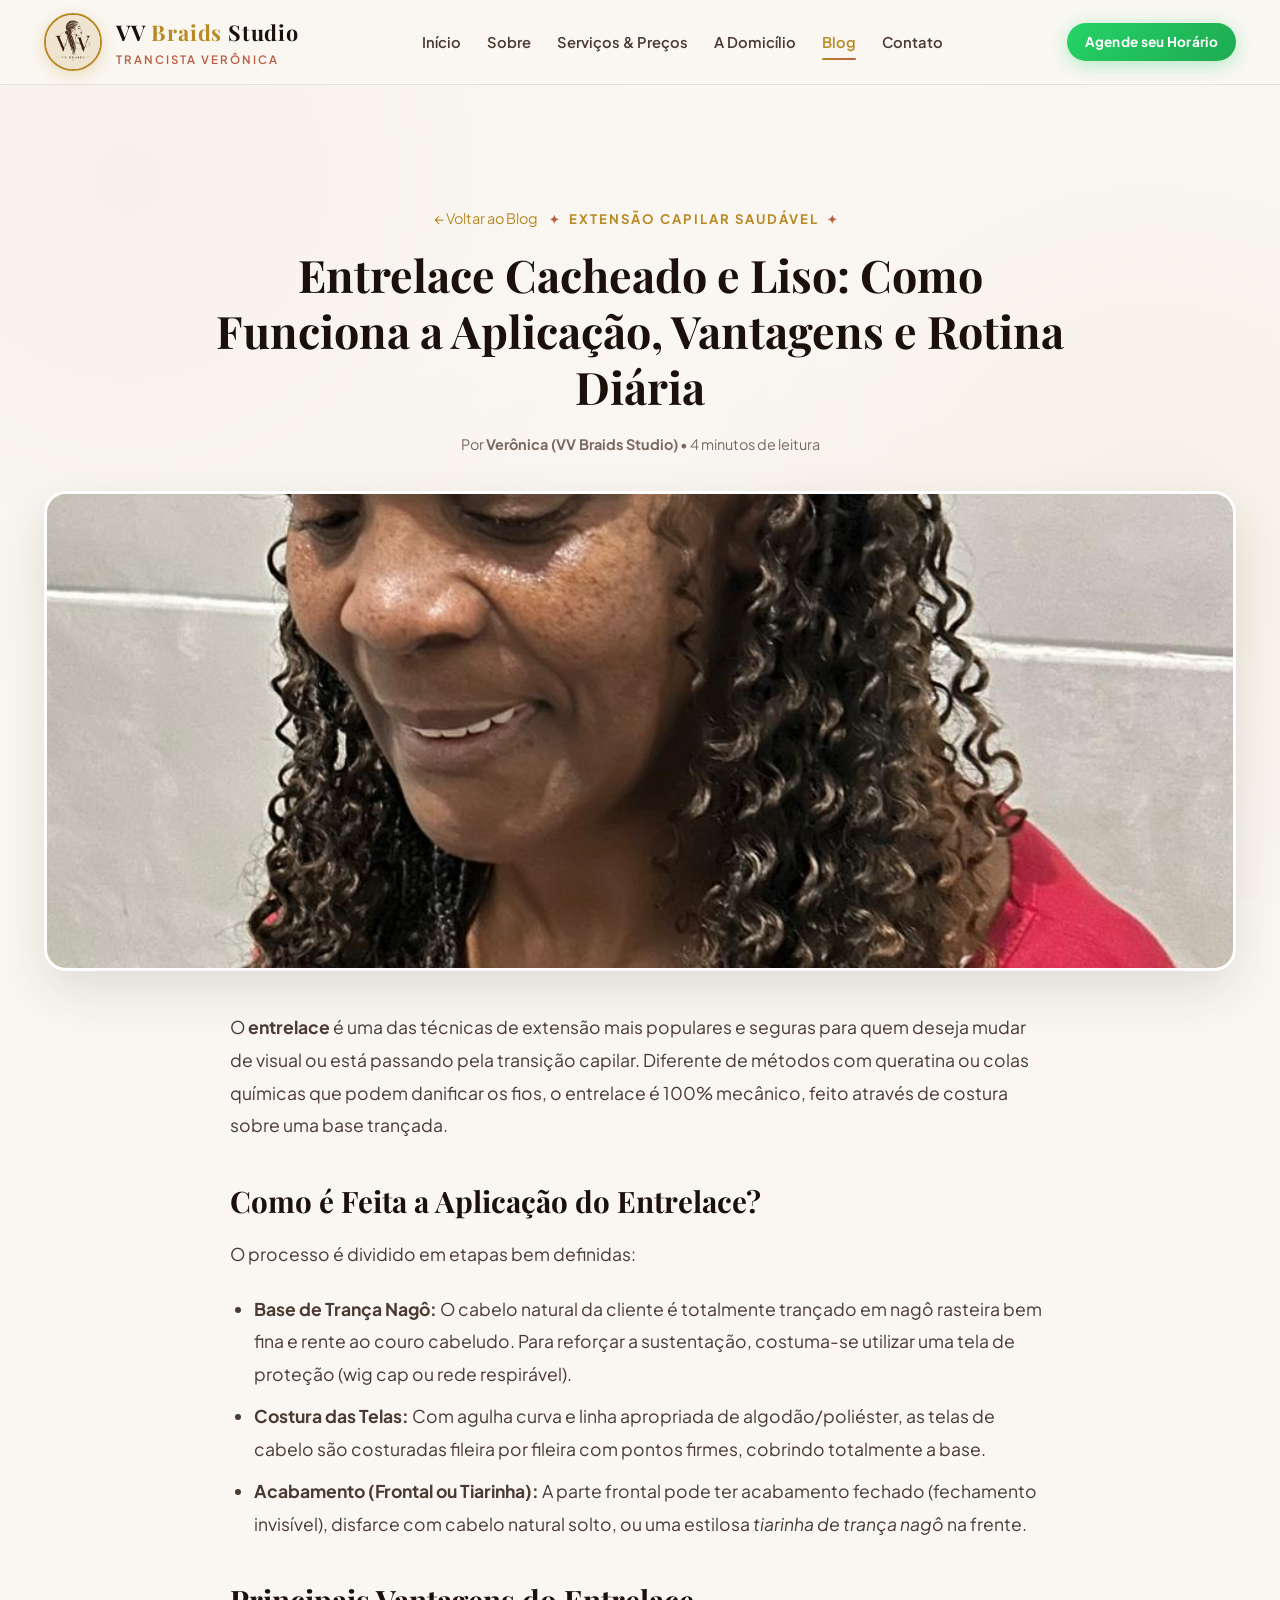
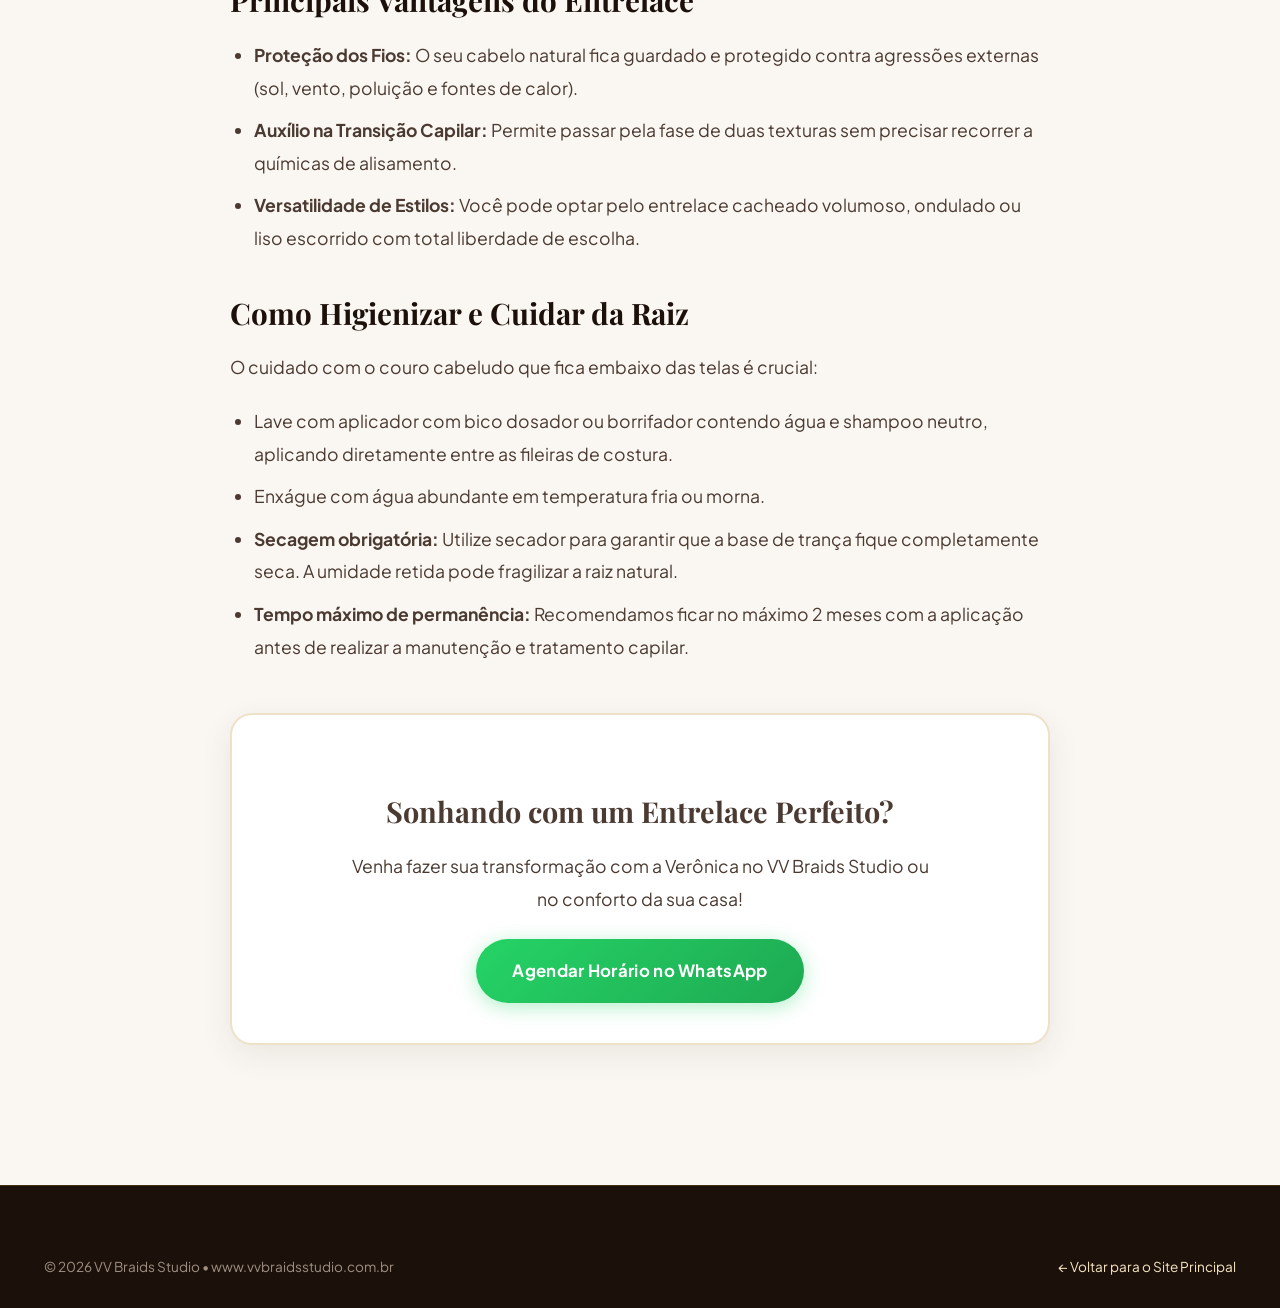
<file: blog/entrelace-cacheado-liso-guia.html>
<!DOCTYPE html>
<html lang="pt-BR">
<head>
  <meta charset="UTF-8">
  <meta name="viewport" content="width=device-width, initial-scale=1.0">
  <title>Entrelace Cacheado e Liso: Guia de Aplicação e Cuidados | VV Braids Studio</title>
  
  <meta name="description" content="Saiba como funciona o método de extensão capilar por entrelace com a Verônica: durabilidade, lavagem, modelos com tiarinha e cuidados com o cabelo natural por baixo.">
  <meta name="keywords" content="entrelace cacheado, entrelace liso, entrelace com tiarinha, como lavar entrelace, metodo entrelace em embu das artes, trancista veronica">
  <link rel="canonical" href="https://www.vvbraidsstudio.com.br/blog/entrelace-cacheado-liso-guia.html">

  <meta property="og:type" content="article">
  <meta property="og:title" content="Entrelace Cacheado e Liso: Guia de Aplicação e Cuidados | VV Braids Studio">
  <meta property="og:description" content="Tudo sobre o método de mega hair com base nagô: entenda o entrelace com a trancista Verônica.">
  <meta property="og:image" content="https://www.vvbraidsstudio.com.br/assets/images/fulani-com-cachos.jpg">

  <link rel="icon" type="image/png" href="../assets/images/logo.png">

  <!-- Fonts & CSS -->
  <link rel="preconnect" href="https://fonts.googleapis.com">
  <link rel="preconnect" href="https://fonts.gstatic.com" crossorigin>
  <link href="https://fonts.googleapis.com/css2?family=Playfair+Display:ital,wght@0,600;0,700;0,800;1,600&family=Plus+Jakarta+Sans:wght@400;500;600;700&display=swap" rel="stylesheet">
  <link rel="stylesheet" href="../assets/css/style.css">

  <script type="application/ld+json">
  {
    "@context": "https://schema.org",
    "@type": "BlogPosting",
    "headline": "Entrelace Cacheado e Liso: Como Funciona a Aplicação, Vantagens e Rotina Diária",
    "image": "https://www.vvbraidsstudio.com.br/assets/images/fulani-com-cachos.jpg",
    "author": {
      "@type": "Person",
      "name": "Verônica - VV Braids Studio"
    },
    "publisher": {
      "@type": "Organization",
      "name": "VV Braids Studio"
    },
    "datePublished": "2026-10-23"
  }
  </script>
</head>
<body>

  <!-- Header -->
  <header class="site-header">
    <div class="container nav-wrapper">
      <a href="../index.html" class="brand-logo">
        <img src="../assets/images/logo.png" alt="Logo VV Braids" width="58" height="58">
        <div class="brand-text">
          <span class="brand-title">VV <span>Braids</span> Studio</span>
          <span class="brand-subtitle">Trancista Verônica</span>
        </div>
      </a>
      <nav class="main-nav" id="mainNav">
        <a href="../index.html" class="nav-link">Início</a>
        <a href="../index.html#sobre" class="nav-link">Sobre</a>
        <a href="../index.html#servicos" class="nav-link">Serviços & Preços</a>
        <a href="../index.html#domicilio" class="nav-link">A Domicílio</a>
        <a href="index.html" class="nav-link active">Blog</a>
        <a href="../index.html#contato" class="nav-link">Contato</a>
      </nav>
      <div class="nav-actions">
        <a href="https://wa.me/5511966733297?text=Ol%C3%A1%2C%20Ver%C3%B4nica!%20Li%20o%20artigo%20sobre%20Entrelace%20e%20gostaria%20de%20agendar." 
           target="_blank" rel="noopener noreferrer" class="btn btn-whatsapp btn-sm">
          <span>Agende seu Horário</span>
        </a>
      </div>
    </div>
  </header>

  <!-- Article Body -->
  <article class="container" style="padding-top: 60px; padding-bottom: 90px;">
    <div class="article-header">
      <a href="index.html" style="color: var(--color-gold); font-size: 0.9rem; margin-bottom: 16px; display: inline-block;">
        ← Voltar ao Blog
      </a>
      <span class="section-tag">Extensão Capilar Saudável</span>
      <h1 class="section-title">Entrelace Cacheado e Liso: Como Funciona a Aplicação, Vantagens e Rotina Diária</h1>
      <p style="color: var(--color-text-muted); font-size: 0.9rem;">
        Por <strong>Verônica (VV Braids Studio)</strong> • 4 minutos de leitura
      </p>
    </div>

    <img src="../assets/images/fulani-com-cachos.jpg" alt="Entrelace feito por Verônica" class="article-hero-img">

    <div class="article-content">
      <p>
        O <strong>entrelace</strong> é uma das técnicas de extensão mais populares e seguras para quem deseja mudar de visual ou está passando pela transição capilar. Diferente de métodos com queratina ou colas químicas que podem danificar os fios, o entrelace é 100% mecânico, feito através de costura sobre uma base trançada.
      </p>

      <h2>Como é Feita a Aplicação do Entrelace?</h2>
      <p>
        O processo é dividido em etapas bem definidas:
      </p>
      <ol>
        <li><strong>Base de Trança Nagô:</strong> O cabelo natural da cliente é totalmente trançado em nagô rasteira bem fina e rente ao couro cabeludo. Para reforçar a sustentação, costuma-se utilizar uma tela de proteção (wig cap ou rede respirável).</li>
        <li><strong>Costura das Telas:</strong> Com agulha curva e linha apropriada de algodão/poliéster, as telas de cabelo são costuradas fileira por fileira com pontos firmes, cobrindo totalmente a base.</li>
        <li><strong>Acabamento (Frontal ou Tiarinha):</strong> A parte frontal pode ter acabamento fechado (fechamento invisível), disfarce com cabelo natural solto, ou uma estilosa <em>tiarinha de trança nagô</em> na frente.</li>
      </ol>

      <h2>Principais Vantagens do Entrelace</h2>
      <ul>
        <li><strong>Proteção dos Fios:</strong> O seu cabelo natural fica guardado e protegido contra agressões externas (sol, vento, poluição e fontes de calor).</li>
        <li><strong>Auxílio na Transição Capilar:</strong> Permite passar pela fase de duas texturas sem precisar recorrer a químicas de alisamento.</li>
        <li><strong>Versatilidade de Estilos:</strong> Você pode optar pelo entrelace cacheado volumoso, ondulado ou liso escorrido com total liberdade de escolha.</li>
      </ul>

      <h2>Como Higienizar e Cuidar da Raiz</h2>
      <p>
        O cuidado com o couro cabeludo que fica embaixo das telas é crucial:
      </p>
      <ul>
        <li>Lave com aplicador com bico dosador ou borrifador contendo água e shampoo neutro, aplicando diretamente entre as fileiras de costura.</li>
        <li>Enxágue com água abundante em temperatura fria ou morna.</li>
        <li><strong>Secagem obrigatória:</strong> Utilize secador para garantir que a base de trança fique completamente seca. A umidade retida pode fragilizar a raiz natural.</li>
        <li><strong>Tempo máximo de permanência:</strong> Recomendamos ficar no máximo 2 meses com a aplicação antes de realizar a manutenção e tratamento capilar.</li>
      </ul>

      <div class="article-cta-box">
        <h3 style="font-family: var(--font-serif); font-size: 1.8rem; color: var(--color-cream); margin-bottom: 12px;">
          Sonhando com um Entrelace Perfeito?
        </h3>
        <p style="color: var(--color-cream-muted); max-width: 600px; margin: 0 auto 24px;">
          Venha fazer sua transformação com a Verônica no VV Braids Studio ou no conforto da sua casa!
        </p>
        <a href="https://wa.me/5511966733297?text=Ol%C3%A1%2C%20Ver%C3%B4nica!%20Quero%20agendar%20meu%20Entrelace." 
           target="_blank" rel="noopener noreferrer" class="btn btn-whatsapp btn-lg">
          <span>Agendar Horário no WhatsApp</span>
        </a>
      </div>
    </div>
  </article>

  <!-- Footer -->
  <footer class="site-footer">
    <div class="container footer-bottom" style="border: 0; padding-top: 0;">
      <div>© 2026 VV Braids Studio • www.vvbraidsstudio.com.br</div>
      <div><a href="../index.html" style="color: var(--color-gold-light);">← Voltar para o Site Principal</a></div>
    </div>
  </footer>

  <script src="../assets/js/main.js"></script>
</body>
</html>
</file>
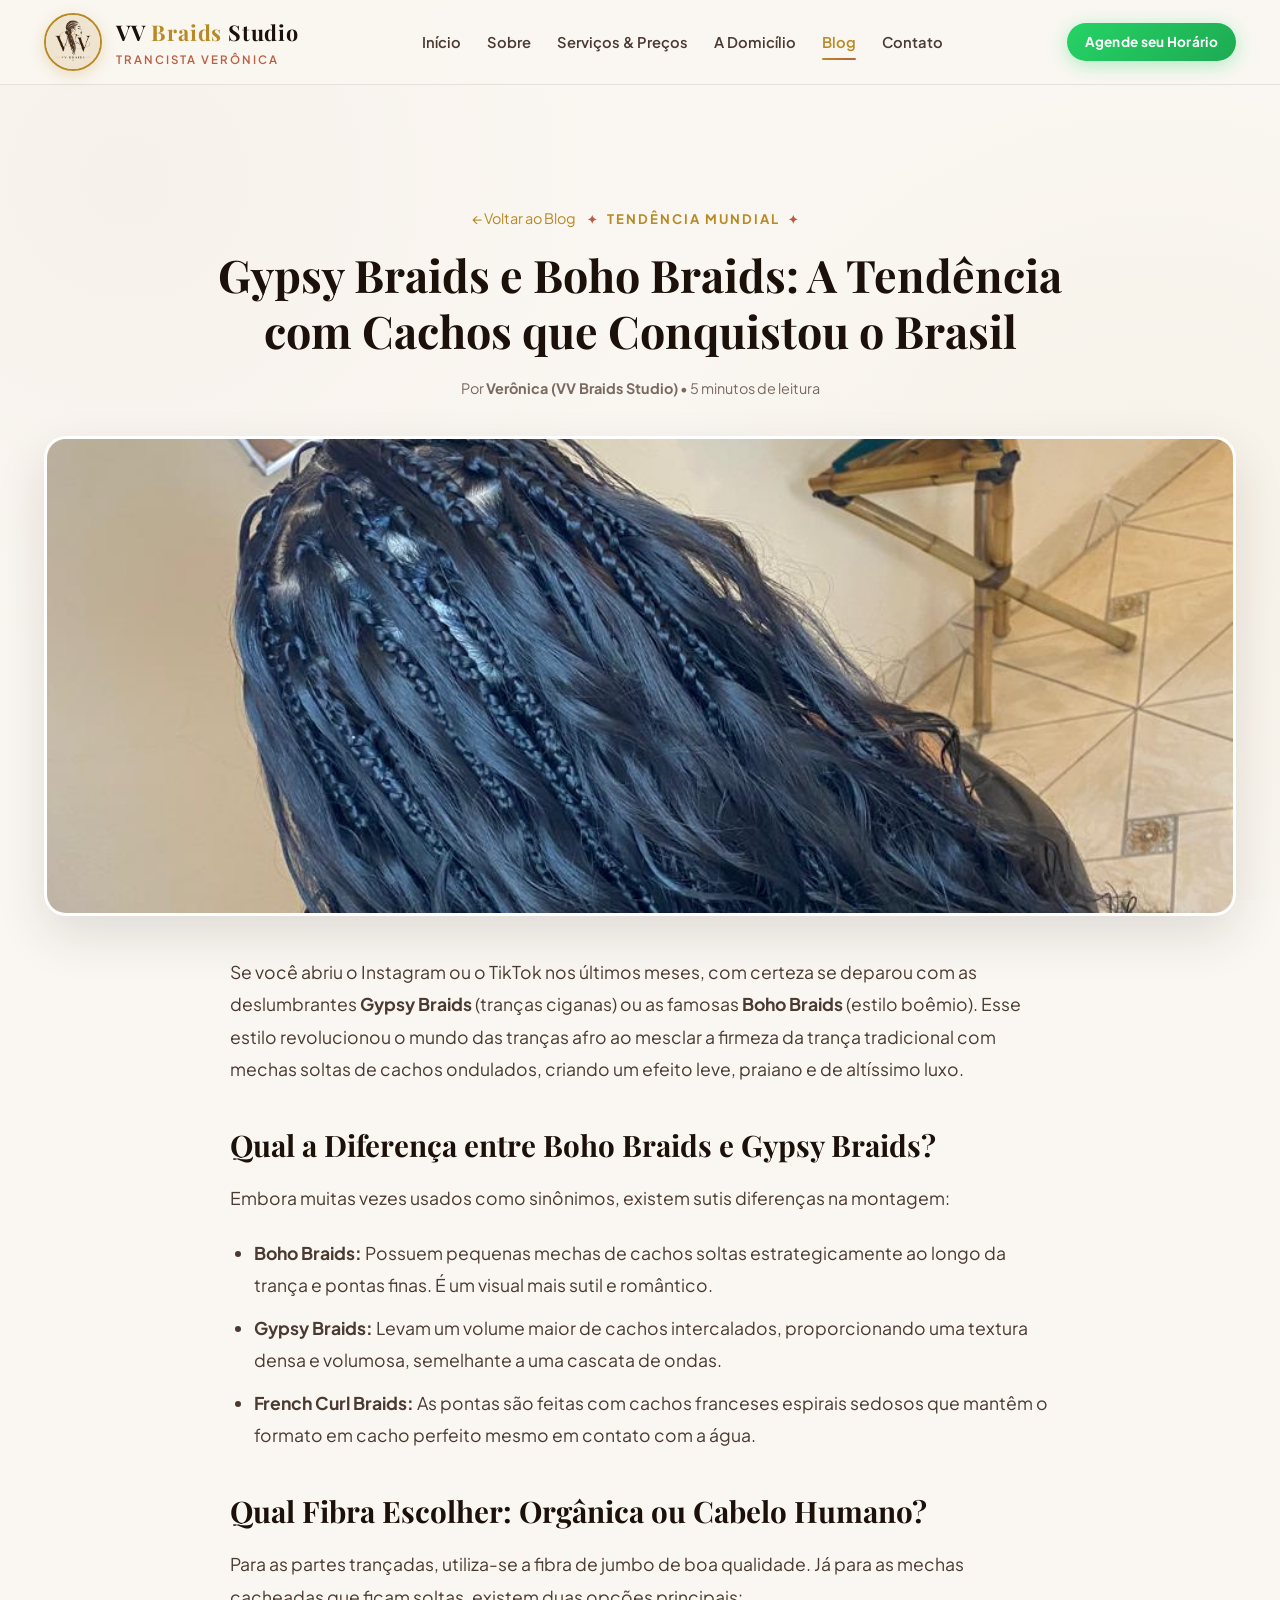
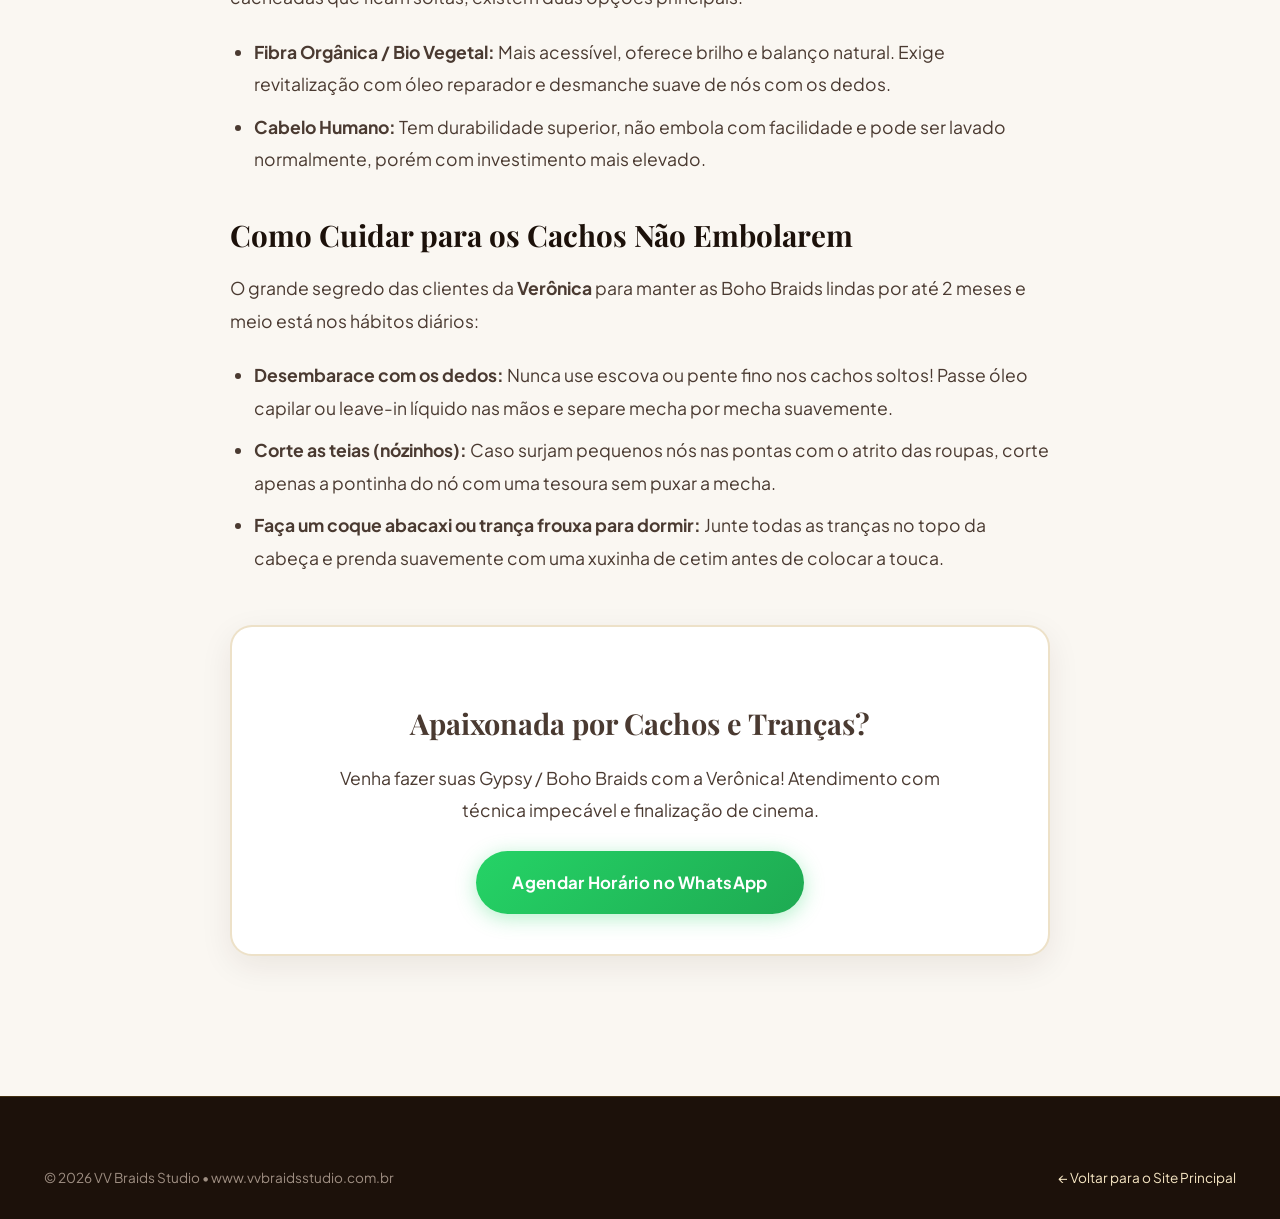
<file: blog/gypsy-boho-braids-tendencia.html>
<!DOCTYPE html>
<html lang="pt-BR">
<head>
  <meta charset="UTF-8">
  <meta name="viewport" content="width=device-width, initial-scale=1.0">
  <title>Gypsy Braids e Boho Braids: Guia Completo da Tendência | VV Braids Studio</title>
  
  <meta name="description" content="Descubra a diferença entre Gypsy Braids, Boho Braids e French Curl. Saiba como cuidar dos cachos para não embolar e durar até 2 meses e meio com a Verônica.">
  <meta name="keywords" content="gypsy braids, boho braids, boho french curl, trancas com cachos, como cuidar de gypsy braids, trancista embu das artes">
  <link rel="canonical" href="https://www.vvbraidsstudio.com.br/blog/gypsy-boho-braids-tendencia.html">

  <meta property="og:type" content="article">
  <meta property="og:title" content="Gypsy Braids e Boho Braids: Guia Completo da Tendência | VV Braids Studio">
  <meta property="og:description" content="O penteado com cachos mais pedido do momento. Aprenda a cuidar e manter suas tranças sempre impecáveis.">
  <meta property="og:image" content="https://www.vvbraidsstudio.com.br/assets/images/boho-french-curl.jpg">

  <link rel="icon" type="image/png" href="../assets/images/logo.png">

  <!-- Fonts & CSS -->
  <link rel="preconnect" href="https://fonts.googleapis.com">
  <link rel="preconnect" href="https://fonts.gstatic.com" crossorigin>
  <link href="https://fonts.googleapis.com/css2?family=Playfair+Display:ital,wght@0,600;0,700;0,800;1,600&family=Plus+Jakarta+Sans:wght@400;500;600;700&display=swap" rel="stylesheet">
  <link rel="stylesheet" href="../assets/css/style.css">

  <script type="application/ld+json">
  {
    "@context": "https://schema.org",
    "@type": "BlogPosting",
    "headline": "Gypsy Braids e Boho Braids: A Tendência com Cachos que Conquistou o Brasil",
    "image": "https://www.vvbraidsstudio.com.br/assets/images/boho-french-curl.jpg",
    "author": {
      "@type": "Person",
      "name": "Verônica - VV Braids Studio"
    },
    "publisher": {
      "@type": "Organization",
      "name": "VV Braids Studio"
    },
    "datePublished": "2026-10-22"
  }
  </script>
</head>
<body>

  <!-- Header -->
  <header class="site-header">
    <div class="container nav-wrapper">
      <a href="../index.html" class="brand-logo">
        <img src="../assets/images/logo.png" alt="Logo VV Braids" width="58" height="58">
        <div class="brand-text">
          <span class="brand-title">VV <span>Braids</span> Studio</span>
          <span class="brand-subtitle">Trancista Verônica</span>
        </div>
      </a>
      <nav class="main-nav" id="mainNav">
        <a href="../index.html" class="nav-link">Início</a>
        <a href="../index.html#sobre" class="nav-link">Sobre</a>
        <a href="../index.html#servicos" class="nav-link">Serviços & Preços</a>
        <a href="../index.html#domicilio" class="nav-link">A Domicílio</a>
        <a href="index.html" class="nav-link active">Blog</a>
        <a href="../index.html#contato" class="nav-link">Contato</a>
      </nav>
      <div class="nav-actions">
        <a href="https://wa.me/5511966733297?text=Ol%C3%A1%2C%20Ver%C3%B4nica!%20Li%20o%20artigo%20sobre%20Boho%20Braids%20e%20gostaria%20de%20agendar." 
           target="_blank" rel="noopener noreferrer" class="btn btn-whatsapp btn-sm">
          <span>Agende seu Horário</span>
        </a>
      </div>
    </div>
  </header>

  <!-- Article Body -->
  <article class="container" style="padding-top: 60px; padding-bottom: 90px;">
    <div class="article-header">
      <a href="index.html" style="color: var(--color-gold); font-size: 0.9rem; margin-bottom: 16px; display: inline-block;">
        ← Voltar ao Blog
      </a>
      <span class="section-tag">Tendência Mundial</span>
      <h1 class="section-title">Gypsy Braids e Boho Braids: A Tendência com Cachos que Conquistou o Brasil</h1>
      <p style="color: var(--color-text-muted); font-size: 0.9rem;">
        Por <strong>Verônica (VV Braids Studio)</strong> • 5 minutos de leitura
      </p>
    </div>

    <img src="../assets/images/boho-french-curl.jpg" alt="Boho French Curl feito por Verônica" class="article-hero-img">

    <div class="article-content">
      <p>
        Se você abriu o Instagram ou o TikTok nos últimos meses, com certeza se deparou com as deslumbrantes <strong>Gypsy Braids</strong> (tranças ciganas) ou as famosas <strong>Boho Braids</strong> (estilo boêmio). Esse estilo revolucionou o mundo das tranças afro ao mesclar a firmeza da trança tradicional com mechas soltas de cachos ondulados, criando um efeito leve, praiano e de altíssimo luxo.
      </p>

      <h2>Qual a Diferença entre Boho Braids e Gypsy Braids?</h2>
      <p>
        Embora muitas vezes usados como sinônimos, existem sutis diferenças na montagem:
      </p>
      <ul>
        <li><strong>Boho Braids:</strong> Possuem pequenas mechas de cachos soltas estrategicamente ao longo da trança e pontas finas. É um visual mais sutil e romântico.</li>
        <li><strong>Gypsy Braids:</strong> Levam um volume maior de cachos intercalados, proporcionando uma textura densa e volumosa, semelhante a uma cascata de ondas.</li>
        <li><strong>French Curl Braids:</strong> As pontas são feitas com cachos franceses espirais sedosos que mantêm o formato em cacho perfeito mesmo em contato com a água.</li>
      </ul>

      <h2>Qual Fibra Escolher: Orgânica ou Cabelo Humano?</h2>
      <p>
        Para as partes trançadas, utiliza-se a fibra de jumbo de boa qualidade. Já para as mechas cacheadas que ficam soltas, existem duas opções principais:
      </p>
      <ul>
        <li><strong>Fibra Orgânica / Bio Vegetal:</strong> Mais acessível, oferece brilho e balanço natural. Exige revitalização com óleo reparador e desmanche suave de nós com os dedos.</li>
        <li><strong>Cabelo Humano:</strong> Tem durabilidade superior, não embola com facilidade e pode ser lavado normalmente, porém com investimento mais elevado.</li>
      </ul>

      <h2>Como Cuidar para os Cachos Não Embolarem</h2>
      <p>
        O grande segredo das clientes da <strong>Verônica</strong> para manter as Boho Braids lindas por até 2 meses e meio está nos hábitos diários:
      </p>
      <ol>
        <li><strong>Desembarace com os dedos:</strong> Nunca use escova ou pente fino nos cachos soltos! Passe óleo capilar ou leave-in líquido nas mãos e separe mecha por mecha suavemente.</li>
        <li><strong>Corte as teias (nózinhos):</strong> Caso surjam pequenos nós nas pontas com o atrito das roupas, corte apenas a pontinha do nó com uma tesoura sem puxar a mecha.</li>
        <li><strong>Faça um coque abacaxi ou trança frouxa para dormir:</strong> Junte todas as tranças no topo da cabeça e prenda suavemente com uma xuxinha de cetim antes de colocar a touca.</li>
      </ol>

      <div class="article-cta-box">
        <h3 style="font-family: var(--font-serif); font-size: 1.8rem; color: var(--color-cream); margin-bottom: 12px;">
          Apaixonada por Cachos e Tranças?
        </h3>
        <p style="color: var(--color-cream-muted); max-width: 600px; margin: 0 auto 24px;">
          Venha fazer suas Gypsy / Boho Braids com a Verônica! Atendimento com técnica impecável e finalização de cinema.
        </p>
        <a href="https://wa.me/5511966733297?text=Ol%C3%A1%2C%20Ver%C3%B4nica!%20Quero%20agendar%20minhas%20Boho%20Braids." 
           target="_blank" rel="noopener noreferrer" class="btn btn-whatsapp btn-lg">
          <span>Agendar Horário no WhatsApp</span>
        </a>
      </div>
    </div>
  </article>

  <!-- Footer -->
  <footer class="site-footer">
    <div class="container footer-bottom" style="border: 0; padding-top: 0;">
      <div>© 2026 VV Braids Studio • www.vvbraidsstudio.com.br</div>
      <div><a href="../index.html" style="color: var(--color-gold-light);">← Voltar para o Site Principal</a></div>
    </div>
  </footer>

  <script src="../assets/js/main.js"></script>
</body>
</html>
</file>
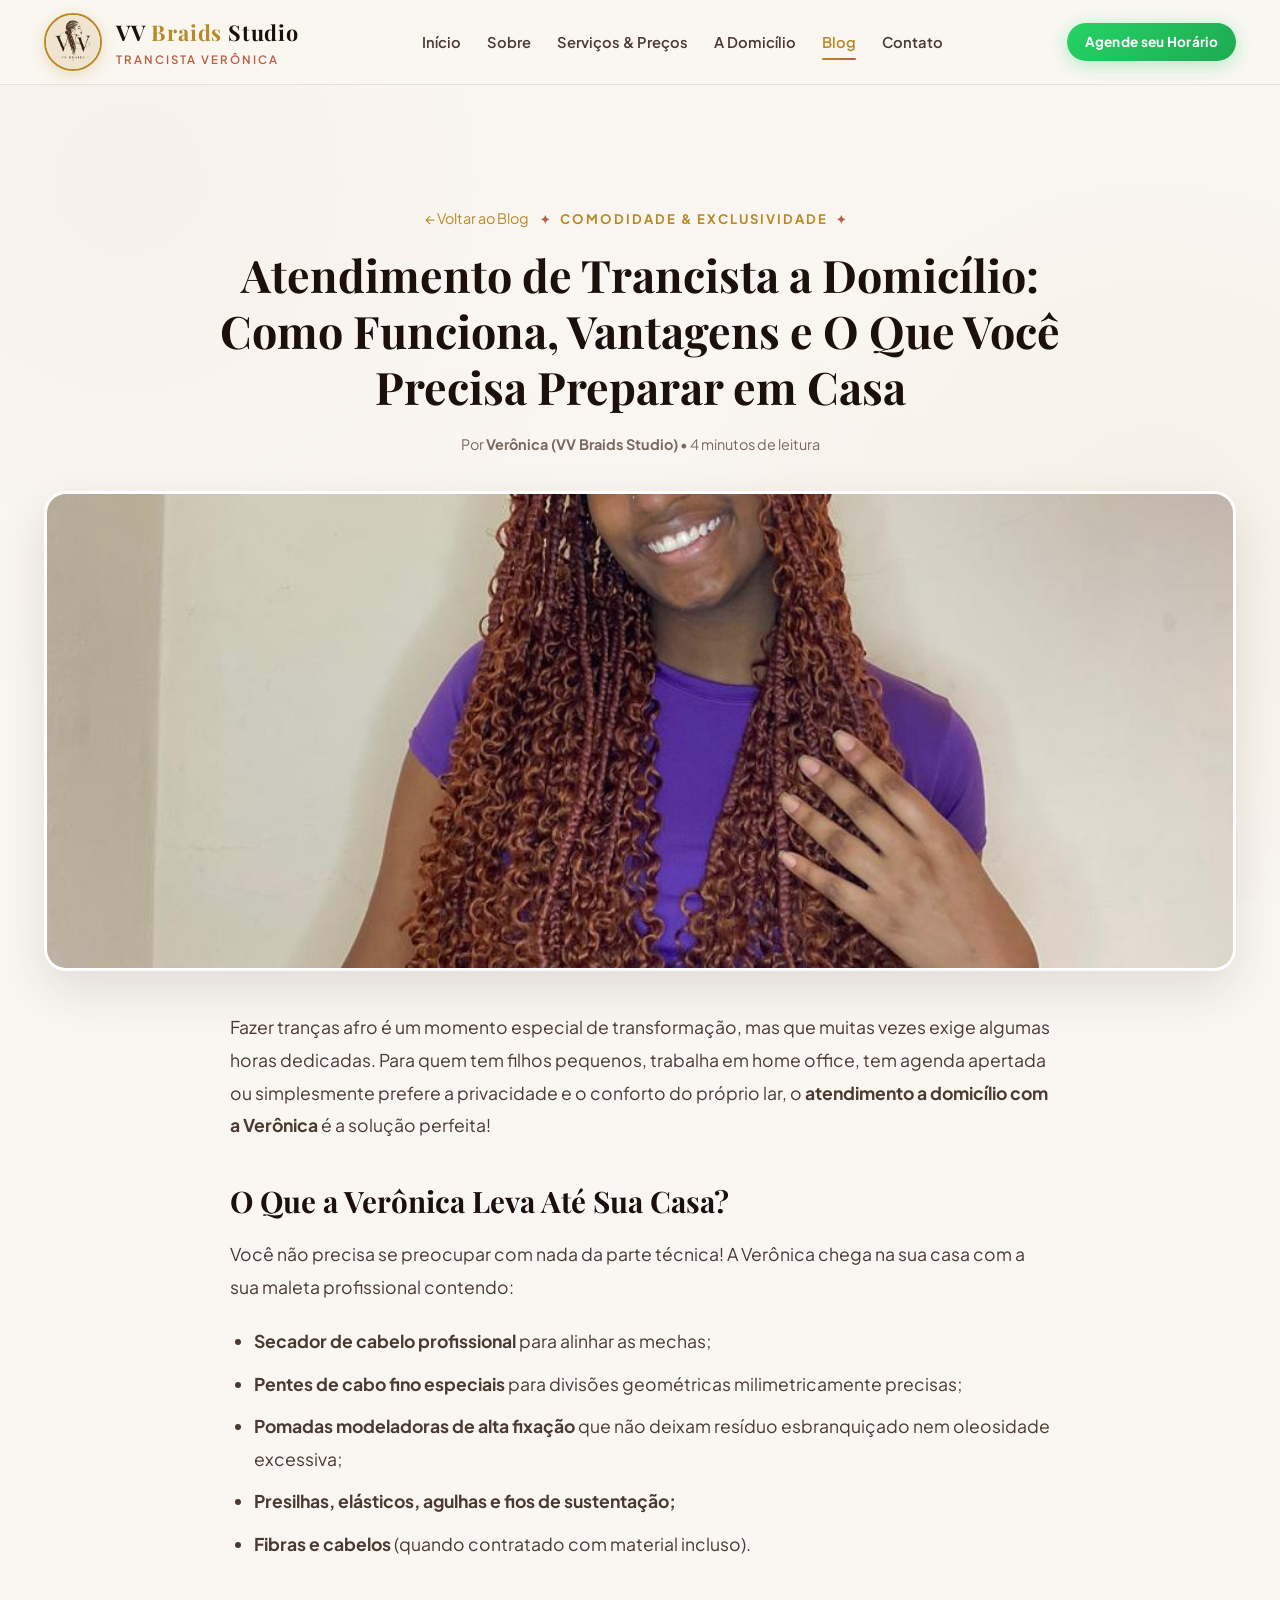
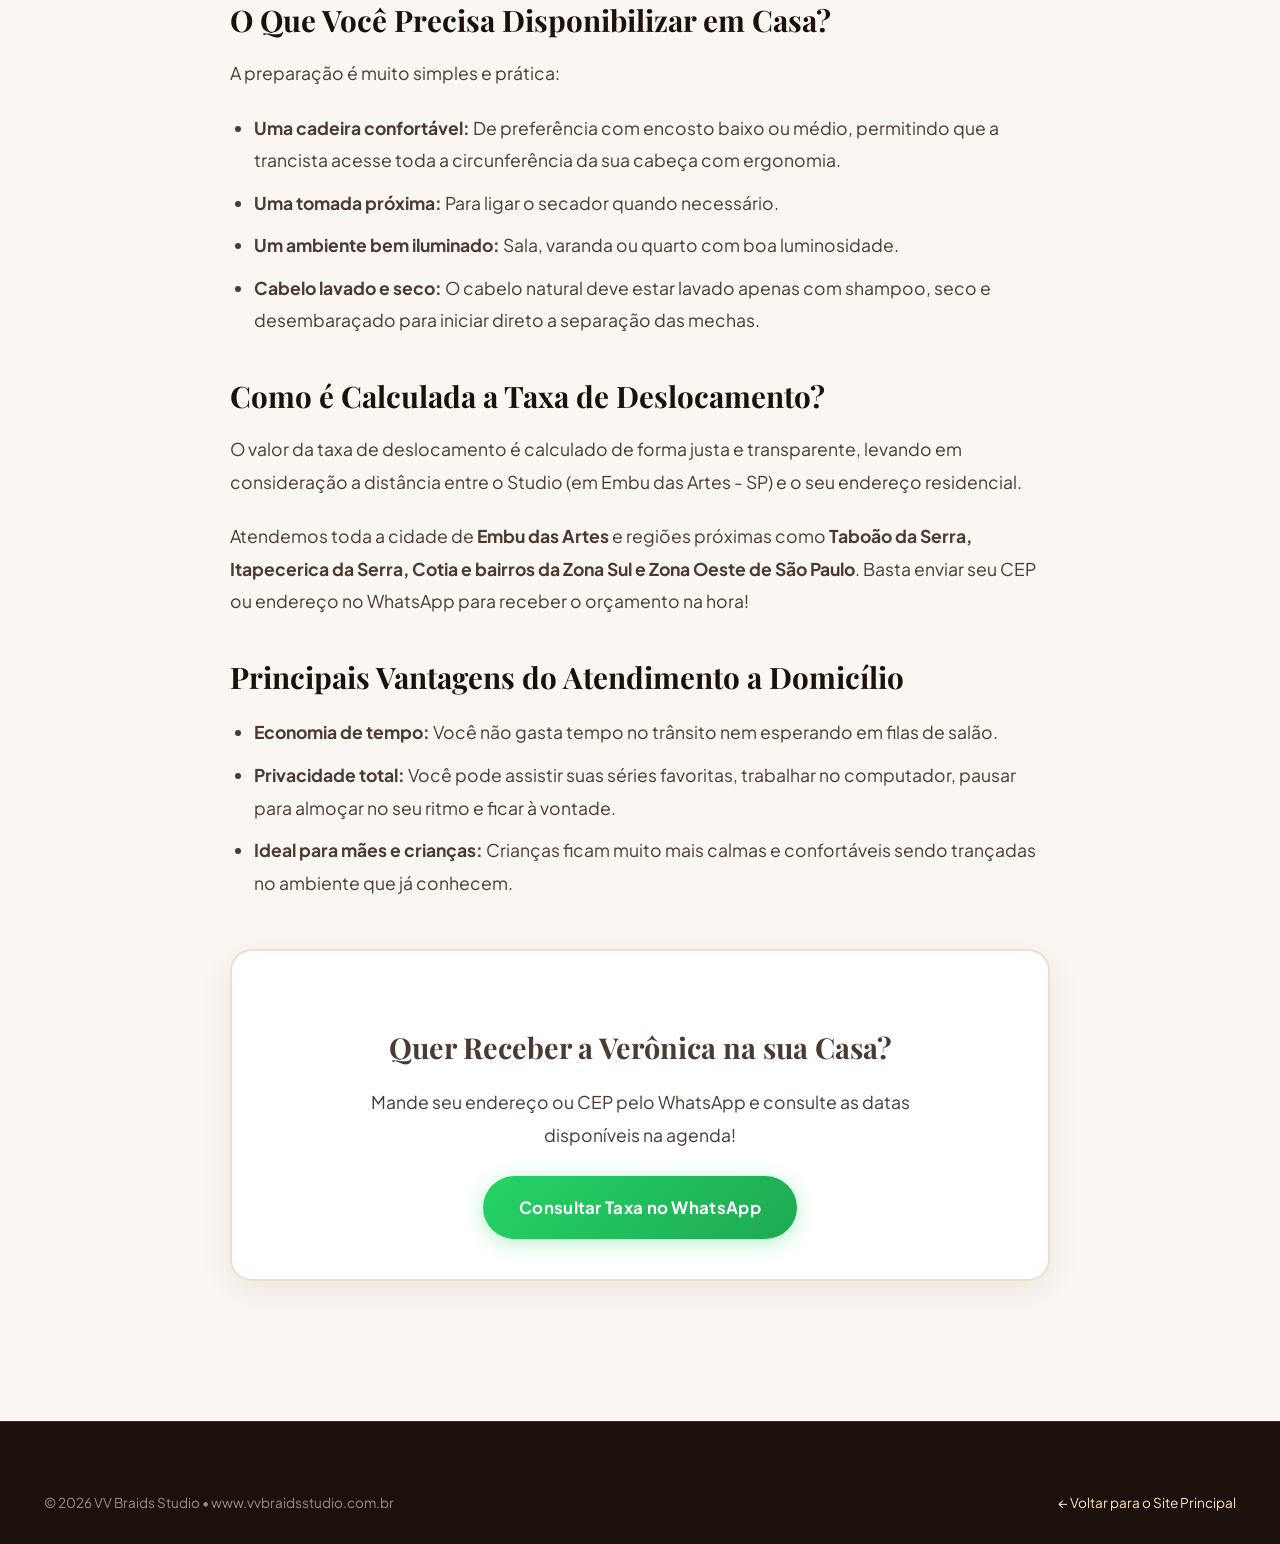
<file: blog/trancista-a-domicilio-como-funciona.html>
<!DOCTYPE html>
<html lang="pt-BR">
<head>
  <meta charset="UTF-8">
  <meta name="viewport" content="width=device-width, initial-scale=1.0">
  <title>Trancista a Domicílio: Como Funciona e Vantagens | VV Braids Studio</title>
  
  <meta name="description" content="Saiba tudo sobre o atendimento de trancista a domicílio da Verônica: quais ferramentas ela leva, o que você precisa preparar e como é calculada a taxa de deslocamento.">
  <meta name="keywords" content="trancista a domicilio, trancista a domicilio embu das artes, trancas em casa sp, taxa deslocamento trancista, atendimento vip trancas">
  <link rel="canonical" href="https://www.vvbraidsstudio.com.br/blog/trancista-a-domicilio-como-funciona.html">

  <meta property="og:type" content="article">
  <meta property="og:title" content="Trancista a Domicílio: Como Funciona e Vantagens | VV Braids Studio">
  <meta property="og:description" content="Conheça a comodidade de fazer tranças afro no conforto da sua residência com a trancista Verônica.">
  <meta property="og:image" content="https://www.vvbraidsstudio.com.br/assets/images/gipsy.jpg">

  <link rel="icon" type="image/png" href="../assets/images/logo.png">

  <!-- Fonts & CSS -->
  <link rel="preconnect" href="https://fonts.googleapis.com">
  <link rel="preconnect" href="https://fonts.gstatic.com" crossorigin>
  <link href="https://fonts.googleapis.com/css2?family=Playfair+Display:ital,wght@0,600;0,700;0,800;1,600&family=Plus+Jakarta+Sans:wght@400;500;600;700&display=swap" rel="stylesheet">
  <link rel="stylesheet" href="../assets/css/style.css">

  <script type="application/ld+json">
  {
    "@context": "https://schema.org",
    "@type": "BlogPosting",
    "headline": "Atendimento de Trancista a Domicílio: Como Funciona, Vantagens e O Que Você Precisa Preparar em Casa",
    "image": "https://www.vvbraidsstudio.com.br/assets/images/gipsy.jpg",
    "author": {
      "@type": "Person",
      "name": "Verônica - VV Braids Studio"
    },
    "publisher": {
      "@type": "Organization",
      "name": "VV Braids Studio"
    },
    "datePublished": "2026-10-24"
  }
  </script>
</head>
<body>

  <!-- Header -->
  <header class="site-header">
    <div class="container nav-wrapper">
      <a href="../index.html" class="brand-logo">
        <img src="../assets/images/logo.png" alt="Logo VV Braids" width="58" height="58">
        <div class="brand-text">
          <span class="brand-title">VV <span>Braids</span> Studio</span>
          <span class="brand-subtitle">Trancista Verônica</span>
        </div>
      </a>
      <nav class="main-nav" id="mainNav">
        <a href="../index.html" class="nav-link">Início</a>
        <a href="../index.html#sobre" class="nav-link">Sobre</a>
        <a href="../index.html#servicos" class="nav-link">Serviços & Preços</a>
        <a href="../index.html#domicilio" class="nav-link">A Domicílio</a>
        <a href="index.html" class="nav-link active">Blog</a>
        <a href="../index.html#contato" class="nav-link">Contato</a>
      </nav>
      <div class="nav-actions">
        <a href="https://wa.me/5511966733297?text=Ol%C3%A1%2C%20Ver%C3%B4nica!%20Li%20o%20artigo%20sobre%20Atendimento%20a%20Domic%C3%ADlio%20e%20gostaria%20de%20um%20or%C3%A7amento." 
           target="_blank" rel="noopener noreferrer" class="btn btn-whatsapp btn-sm">
          <span>Agende seu Horário</span>
        </a>
      </div>
    </div>
  </header>

  <!-- Article Body -->
  <article class="container" style="padding-top: 60px; padding-bottom: 90px;">
    <div class="article-header">
      <a href="index.html" style="color: var(--color-gold); font-size: 0.9rem; margin-bottom: 16px; display: inline-block;">
        ← Voltar ao Blog
      </a>
      <span class="section-tag">Comodidade & Exclusividade</span>
      <h1 class="section-title">Atendimento de Trancista a Domicílio: Como Funciona, Vantagens e O Que Você Precisa Preparar em Casa</h1>
      <p style="color: var(--color-text-muted); font-size: 0.9rem;">
        Por <strong>Verônica (VV Braids Studio)</strong> • 4 minutos de leitura
      </p>
    </div>

    <img src="../assets/images/gipsy.jpg" alt="Trancista a domicílio - VV Braids Studio" class="article-hero-img">

    <div class="article-content">
      <p>
        Fazer tranças afro é um momento especial de transformação, mas que muitas vezes exige algumas horas dedicadas. Para quem tem filhos pequenos, trabalha em home office, tem agenda apertada ou simplesmente prefere a privacidade e o conforto do próprio lar, o <strong>atendimento a domicílio com a Verônica</strong> é a solução perfeita!
      </p>

      <h2>O Que a Verônica Leva Até Sua Casa?</h2>
      <p>
        Você não precisa se preocupar com nada da parte técnica! A Verônica chega na sua casa com a sua maleta profissional contendo:
      </p>
      <ul>
        <li><strong>Secador de cabelo profissional</strong> para alinhar as mechas;</li>
        <li><strong>Pentes de cabo fino especiais</strong> para divisões geométricas milimetricamente precisas;</li>
        <li><strong>Pomadas modeladoras de alta fixação</strong> que não deixam resíduo esbranquiçado nem oleosidade excessiva;</li>
        <li><strong>Presilhas, elásticos, agulhas e fios de sustentação;</strong></li>
        <li><strong>Fibras e cabelos</strong> (quando contratado com material incluso).</li>
      </ul>

      <h2>O Que Você Precisa Disponibilizar em Casa?</h2>
      <p>
        A preparação é muito simples e prática:
      </p>
      <ol>
        <li><strong>Uma cadeira confortável:</strong> De preferência com encosto baixo ou médio, permitindo que a trancista acesse toda a circunferência da sua cabeça com ergonomia.</li>
        <li><strong>Uma tomada próxima:</strong> Para ligar o secador quando necessário.</li>
        <li><strong>Um ambiente bem iluminado:</strong> Sala, varanda ou quarto com boa luminosidade.</li>
        <li><strong>Cabelo lavado e seco:</strong> O cabelo natural deve estar lavado apenas com shampoo, seco e desembaraçado para iniciar direto a separação das mechas.</li>
      </ol>

      <h2>Como é Calculada a Taxa de Deslocamento?</h2>
      <p>
        O valor da taxa de deslocamento é calculado de forma justa e transparente, levando em consideração a distância entre o Studio (em Embu das Artes - SP) e o seu endereço residencial. 
      </p>
      <p>
        Atendemos toda a cidade de <strong>Embu das Artes</strong> e regiões próximas como <strong>Taboão da Serra, Itapecerica da Serra, Cotia e bairros da Zona Sul e Zona Oeste de São Paulo</strong>. Basta enviar seu CEP ou endereço no WhatsApp para receber o orçamento na hora!
      </p>

      <h2>Principais Vantagens do Atendimento a Domicílio</h2>
      <ul>
        <li><strong>Economia de tempo:</strong> Você não gasta tempo no trânsito nem esperando em filas de salão.</li>
        <li><strong>Privacidade total:</strong> Você pode assistir suas séries favoritas, trabalhar no computador, pausar para almoçar no seu ritmo e ficar à vontade.</li>
        <li><strong>Ideal para mães e crianças:</strong> Crianças ficam muito mais calmas e confortáveis sendo trançadas no ambiente que já conhecem.</li>
      </ul>

      <div class="article-cta-box">
        <h3 style="font-family: var(--font-serif); font-size: 1.8rem; color: var(--color-cream); margin-bottom: 12px;">
          Quer Receber a Verônica na sua Casa?
        </h3>
        <p style="color: var(--color-cream-muted); max-width: 600px; margin: 0 auto 24px;">
          Mande seu endereço ou CEP pelo WhatsApp e consulte as datas disponíveis na agenda!
        </p>
        <a href="https://wa.me/5511966733297?text=Ol%C3%A1%2C%20Ver%C3%B4nica!%20Gostaria%20de%20um%20or%C3%A7amento%20para%20atendimento%20a%20domic%C3%ADlio.%20Meu%20endere%C3%A7o%20%C3%A9%3A%20" 
           target="_blank" rel="noopener noreferrer" class="btn btn-whatsapp btn-lg">
          <span>Consultar Taxa no WhatsApp</span>
        </a>
      </div>
    </div>
  </article>

  <!-- Footer -->
  <footer class="site-footer">
    <div class="container footer-bottom" style="border: 0; padding-top: 0;">
      <div>© 2026 VV Braids Studio • www.vvbraidsstudio.com.br</div>
      <div><a href="../index.html" style="color: var(--color-gold-light);">← Voltar para o Site Principal</a></div>
    </div>
  </footer>

  <script src="../assets/js/main.js"></script>
</body>
</html>
</file>
<file: assets/css/style.css>
/* ==========================================================================
   VV BRAIDS STUDIO - LIGHT LUXURY THEME
   Brand: VV Braids Studio | Trancista Verônica
   Palette: Lighter Champagne Cream (#FAF7F2), Pure White (#FFFFFF),
            Deep Espresso Mocha (#1E120B), Warm Terracotta (#BA5E43),
            Champagne Gold (#B88924)
   ========================================================================== */

:root {
  /* Background Colors (Light Luxury) */
  --color-bg-light: #FAF7F2;
  --color-bg-surface: #FFFFFF;
  --color-bg-card: #FFFFFF;
  --color-bg-card-hover: #FDFBF8;
  --color-bg-tint: #F3ECE2;
  --color-bg-subtle: #EFE6D8;
  
  /* Text Colors (Dark Mocha & Espresso) */
  --color-text-primary: #1C110A;
  --color-text-secondary: #4A3A31;
  --color-text-muted: #7A695E;
  --color-text-inverse: #FAF7F2;

  /* Accent Colors */
  --color-gold: #B88924;
  --color-gold-hover: #9E7418;
  --color-gold-light: #F7E7C4;
  --color-gold-glow: rgba(184, 137, 36, 0.2);
  
  --color-terracotta: #BA5E43;
  --color-terracotta-dark: #9A462D;
  --color-terracotta-light: #F4E4DF;
  
  --color-border: rgba(184, 137, 36, 0.25);
  --color-border-light: rgba(74, 58, 49, 0.12);
  --color-border-subtle: rgba(74, 58, 49, 0.08);

  --color-whatsapp: #25D366;
  --color-whatsapp-hover: #1EAA52;

  /* Typography */
  --font-serif: 'Playfair Display', Georgia, serif;
  --font-sans: 'Plus Jakarta Sans', -apple-system, BlinkMacSystemFont, 'Segoe UI', Roboto, sans-serif;
  
  /* Transitions & Shadows */
  --transition: all 0.3s cubic-bezier(0.16, 1, 0.3, 1);
  --shadow-sm: 0 4px 14px rgba(45, 26, 14, 0.05);
  --shadow-md: 0 10px 32px rgba(45, 26, 14, 0.08);
  --shadow-lg: 0 20px 50px rgba(45, 26, 14, 0.12);
  --shadow-gold: 0 8px 30px rgba(184, 137, 36, 0.18);

  /* Layout */
  --container-max: 1240px;
  --radius-sm: 8px;
  --radius-md: 14px;
  --radius-lg: 22px;
  --radius-full: 9999px;
}

/* Reset & Base */
*, *::before, *::after {
  box-sizing: border-box;
  margin: 0;
  padding: 0;
}

html {
  scroll-behavior: smooth;
  font-size: 16px;
  background-color: var(--color-bg-light);
  color: var(--color-text-primary);
  font-family: var(--font-sans);
  -webkit-font-smoothing: antialiased;
  -moz-osx-font-smoothing: grayscale;
}

body {
  overflow-x: hidden;
  line-height: 1.65;
  background-color: var(--color-bg-light);
  color: var(--color-text-primary);
  background-image: 
    radial-gradient(circle at 10% 20%, rgba(186, 94, 67, 0.04) 0%, transparent 40%),
    radial-gradient(circle at 90% 60%, rgba(184, 137, 36, 0.05) 0%, transparent 40%),
    radial-gradient(circle at 50% 90%, rgba(186, 94, 67, 0.03) 0%, transparent 50%);
  background-attachment: fixed;
}

img, video {
  max-width: 100%;
  height: auto;
  display: block;
}

a {
  color: inherit;
  text-decoration: none;
  transition: var(--transition);
}

button {
  cursor: pointer;
  border: none;
  background: none;
  font-family: inherit;
  transition: var(--transition);
}

ul, ol {
  list-style: none;
}

.container {
  width: 100%;
  max-width: var(--container-max);
  margin-left: auto;
  margin-right: auto;
  padding-left: 24px;
  padding-right: 24px;
}

/* ==========================================================================
   TOP ANNOUNCEMENT BAR
   ========================================================================== */
.top-bar {
  background: linear-gradient(90deg, #BA5E43, #A8543A, #B88924);
  color: #FFFFFF;
  font-size: 0.85rem;
  font-weight: 600;
  padding: 9px 16px;
  text-align: center;
  letter-spacing: 0.4px;
}

.top-bar-content {
  display: flex;
  align-items: center;
  justify-content: center;
  gap: 16px;
  flex-wrap: wrap;
}

.top-bar-item {
  display: inline-flex;
  align-items: center;
  gap: 6px;
}

.top-bar-badge {
  background: rgba(255, 255, 255, 0.28);
  padding: 2px 9px;
  border-radius: var(--radius-full);
  font-size: 0.72rem;
  text-transform: uppercase;
  letter-spacing: 0.5px;
}

/* ==========================================================================
   NAVIGATION / HEADER
   ========================================================================== */
.site-header {
  position: sticky;
  top: 0;
  z-index: 1000;
  background: rgba(250, 247, 242, 0.94);
  backdrop-filter: blur(14px);
  -webkit-backdrop-filter: blur(14px);
  border-bottom: 1px solid var(--color-border-light);
  transition: var(--transition);
}

.site-header.scrolled {
  box-shadow: 0 10px 30px rgba(45, 26, 14, 0.08);
  background: rgba(250, 247, 242, 0.98);
}

.nav-wrapper {
  display: flex;
  align-items: center;
  justify-content: space-between;
  height: 84px;
}

.brand-logo {
  display: flex;
  align-items: center;
  gap: 14px;
}

.brand-logo img {
  width: 58px;
  height: 58px;
  border-radius: 50%;
  object-fit: cover;
  border: 2px solid var(--color-gold);
  box-shadow: 0 4px 15px rgba(184, 137, 36, 0.25);
  transition: var(--transition);
}

.brand-logo:hover img {
  transform: scale(1.05);
  box-shadow: 0 6px 20px rgba(184, 137, 36, 0.4);
}

.brand-text {
  display: flex;
  flex-direction: column;
}

.brand-title {
  font-family: var(--font-serif);
  font-size: 1.35rem;
  font-weight: 700;
  color: var(--color-text-primary);
  letter-spacing: 0.8px;
}

.brand-title span {
  color: var(--color-gold);
}

.brand-subtitle {
  font-size: 0.72rem;
  text-transform: uppercase;
  letter-spacing: 2px;
  color: var(--color-terracotta);
  font-weight: 600;
}

.main-nav {
  display: flex;
  align-items: center;
  gap: 26px;
}

.nav-link {
  font-size: 0.92rem;
  font-weight: 600;
  color: var(--color-text-secondary);
  position: relative;
  padding: 6px 0;
  transition: var(--transition);
}

.nav-link::after {
  content: '';
  position: absolute;
  bottom: 0;
  left: 0;
  width: 0%;
  height: 2.5px;
  background: linear-gradient(90deg, var(--color-gold), var(--color-terracotta));
  transition: var(--transition);
  border-radius: 2px;
}

.nav-link:hover, .nav-link.active {
  color: var(--color-gold);
}

.nav-link:hover::after, .nav-link.active::after {
  width: 100%;
}

.nav-actions {
  display: flex;
  align-items: center;
  gap: 16px;
}

.mobile-toggle {
  display: none;
  flex-direction: column;
  justify-content: space-between;
  width: 32px;
  height: 22px;
  background: transparent;
}

.mobile-toggle span {
  display: block;
  height: 3px;
  width: 100%;
  background-color: var(--color-text-primary);
  border-radius: 3px;
  transition: var(--transition);
}

.mobile-toggle.open span:nth-child(1) {
  transform: translateY(9.5px) rotate(45deg);
}
.mobile-toggle.open span:nth-child(2) {
  opacity: 0;
}
.mobile-toggle.open span:nth-child(3) {
  transform: translateY(-9.5px) rotate(-45deg);
}

/* ==========================================================================
   BUTTONS & CTAs
   ========================================================================== */
.btn {
  display: inline-flex;
  align-items: center;
  justify-content: center;
  gap: 10px;
  font-size: 0.95rem;
  font-weight: 600;
  padding: 13px 26px;
  border-radius: var(--radius-full);
  letter-spacing: 0.3px;
  transition: var(--transition);
  position: relative;
  overflow: hidden;
}

.btn svg {
  width: 20px;
  height: 20px;
  flex-shrink: 0;
  transition: var(--transition);
}

.btn-primary {
  background: linear-gradient(135deg, var(--color-gold), #9E7418);
  color: #FFFFFF;
  font-weight: 700;
  box-shadow: 0 4px 18px rgba(184, 137, 36, 0.3);
}

.btn-primary:hover {
  transform: translateY(-2px);
  box-shadow: 0 8px 25px rgba(184, 137, 36, 0.45);
  background: linear-gradient(135deg, #CF9D2D, var(--color-gold));
  color: #FFFFFF;
}

.btn-whatsapp {
  background: linear-gradient(135deg, #25D366, #1EAA52);
  color: #FFFFFF !important;
  font-weight: 700;
  box-shadow: 0 4px 20px rgba(37, 211, 102, 0.35);
}

.btn-whatsapp:hover {
  transform: translateY(-2px);
  box-shadow: 0 8px 28px rgba(37, 211, 102, 0.55);
  background: linear-gradient(135deg, #2beb73, #22bb5b);
}

.btn-whatsapp:hover svg {
  transform: scale(1.15) rotate(5deg);
}

.btn-outline {
  border: 1.5px solid var(--color-gold);
  color: var(--color-text-primary);
  background: #FFFFFF;
  font-weight: 600;
  box-shadow: var(--shadow-sm);
}

.btn-outline:hover {
  background: var(--color-bg-tint);
  border-color: var(--color-gold);
  color: var(--color-gold);
  transform: translateY(-2px);
}

.btn-terracotta {
  background: linear-gradient(135deg, var(--color-terracotta), var(--color-terracotta-dark));
  color: #FFFFFF;
  box-shadow: 0 4px 18px rgba(186, 94, 67, 0.3);
}

.btn-terracotta:hover {
  transform: translateY(-2px);
  box-shadow: 0 8px 26px rgba(186, 94, 67, 0.45);
}

.btn-sm {
  padding: 8px 18px;
  font-size: 0.85rem;
}

.btn-lg {
  padding: 16px 36px;
  font-size: 1.05rem;
}

/* ==========================================================================
   HERO SECTION
   ========================================================================== */
.hero-section {
  position: relative;
  padding: 70px 0 90px;
  overflow: hidden;
}

.hero-glow-1 {
  position: absolute;
  top: -100px;
  left: -150px;
  width: 500px;
  height: 500px;
  background: radial-gradient(circle, rgba(186, 94, 67, 0.08) 0%, transparent 70%);
  filter: blur(60px);
  pointer-events: none;
}

.hero-glow-2 {
  position: absolute;
  bottom: 0;
  right: -100px;
  width: 600px;
  height: 600px;
  background: radial-gradient(circle, rgba(184, 137, 36, 0.09) 0%, transparent 70%);
  filter: blur(70px);
  pointer-events: none;
}

.hero-grid {
  display: grid;
  grid-template-columns: 1.15fr 0.85fr;
  align-items: center;
  gap: 50px;
  position: relative;
  z-index: 2;
}

.hero-badge {
  display: inline-flex;
  align-items: center;
  gap: 8px;
  background: #FFFFFF;
  border: 1px solid var(--color-border);
  padding: 8px 18px;
  border-radius: var(--radius-full);
  font-size: 0.85rem;
  color: var(--color-text-primary);
  font-weight: 700;
  margin-bottom: 24px;
  box-shadow: var(--shadow-sm);
}

.hero-badge .stars {
  color: #D48806;
}

.hero-title {
  font-family: var(--font-serif);
  font-size: clamp(2.4rem, 4.8vw, 3.8rem);
  font-weight: 800;
  line-height: 1.18;
  color: var(--color-text-primary);
  margin-bottom: 24px;
}

.hero-title .highlight {
  background: linear-gradient(135deg, var(--color-gold) 0%, var(--color-terracotta) 100%);
  -webkit-background-clip: text;
  -webkit-text-fill-color: transparent;
}

.hero-subtitle {
  font-size: 1.12rem;
  color: var(--color-text-secondary);
  margin-bottom: 36px;
  max-width: 580px;
  line-height: 1.7;
}

.hero-highlights {
  display: flex;
  flex-wrap: wrap;
  gap: 12px;
  margin-bottom: 36px;
}

.highlight-pill {
  display: inline-flex;
  align-items: center;
  gap: 8px;
  background: #FFFFFF;
  border: 1px solid var(--color-border-light);
  padding: 8px 16px;
  border-radius: var(--radius-full);
  font-size: 0.88rem;
  font-weight: 600;
  color: var(--color-text-primary);
  box-shadow: var(--shadow-sm);
}

.highlight-pill svg {
  color: var(--color-gold);
  width: 18px;
  height: 18px;
}

.hero-ctas {
  display: flex;
  flex-wrap: wrap;
  gap: 18px;
  align-items: center;
  margin-bottom: 40px;
}

.hero-trust {
  display: flex;
  align-items: center;
  gap: 20px;
  padding-top: 24px;
  border-top: 1px solid var(--color-border-subtle);
}

.trust-item {
  display: flex;
  flex-direction: column;
}

.trust-number {
  font-family: var(--font-serif);
  font-size: 1.6rem;
  font-weight: 700;
  color: var(--color-gold);
  line-height: 1;
}

.trust-label {
  font-size: 0.78rem;
  color: var(--color-text-muted);
  text-transform: uppercase;
  letter-spacing: 0.5px;
  font-weight: 600;
}

.trust-divider {
  width: 1px;
  height: 36px;
  background: var(--color-border-light);
}

/* Hero Visual Media Showcase */
.hero-visual {
  position: relative;
}

.hero-image-card {
  position: relative;
  border-radius: var(--radius-lg);
  overflow: hidden;
  border: 3px solid #FFFFFF;
  box-shadow: var(--shadow-lg), var(--shadow-gold);
  background: #FFFFFF;
}

.hero-image-card img {
  width: 100%;
  height: 520px;
  object-fit: cover;
  transition: transform 0.6s ease;
}

.hero-image-card:hover img {
  transform: scale(1.03);
}

.hero-floating-card {
  position: absolute;
  background: rgba(255, 255, 255, 0.94);
  backdrop-filter: blur(12px);
  -webkit-backdrop-filter: blur(12px);
  border: 1px solid var(--color-border);
  border-radius: var(--radius-md);
  padding: 14px 18px;
  box-shadow: var(--shadow-md);
  z-index: 5;
  display: flex;
  align-items: center;
  gap: 12px;
}

.card-top-right {
  top: 20px;
  right: -20px;
}

.card-bottom-left {
  bottom: 25px;
  left: -25px;
}

.floating-icon {
  width: 44px;
  height: 44px;
  border-radius: 50%;
  background: linear-gradient(135deg, var(--color-gold), #9E7418);
  color: #FFFFFF;
  display: flex;
  align-items: center;
  justify-content: center;
  flex-shrink: 0;
}

.floating-icon.terracotta {
  background: linear-gradient(135deg, var(--color-terracotta), var(--color-terracotta-dark));
  color: #FFFFFF;
}

.floating-text-title {
  font-size: 0.88rem;
  font-weight: 700;
  color: var(--color-text-primary);
}

.floating-text-desc {
  font-size: 0.78rem;
  color: var(--color-text-secondary);
}

/* ==========================================================================
   SECTION COMMON STYLES
   ========================================================================== */
section {
  padding: 85px 0;
  position: relative;
}

.section-darker {
  background: var(--color-bg-tint);
}

.section-header {
  text-align: center;
  max-width: 720px;
  margin: 0 auto 52px;
}

.section-tag {
  display: inline-block;
  font-size: 0.82rem;
  font-weight: 700;
  text-transform: uppercase;
  letter-spacing: 2px;
  color: var(--color-gold);
  margin-bottom: 12px;
  position: relative;
}

.section-tag::before,
.section-tag::after {
  content: '✦';
  margin: 0 8px;
  color: var(--color-terracotta);
  font-size: 0.75rem;
}

.section-title {
  font-family: var(--font-serif);
  font-size: clamp(2rem, 3.5vw, 2.8rem);
  font-weight: 700;
  color: var(--color-text-primary);
  line-height: 1.25;
  margin-bottom: 18px;
}

.section-subtitle {
  font-size: 1.05rem;
  color: var(--color-text-secondary);
  line-height: 1.65;
}

/* ==========================================================================
   ABOUT SECTION (VERÔNICA)
   ========================================================================== */
.about-grid {
  display: grid;
  grid-template-columns: 0.95fr 1.05fr;
  align-items: center;
  gap: 60px;
}

.about-image-wrapper {
  position: relative;
}

.about-main-image {
  border-radius: var(--radius-lg);
  overflow: hidden;
  border: 3px solid #FFFFFF;
  box-shadow: var(--shadow-lg);
}

.about-main-image img {
  width: 100%;
  height: 520px;
  object-fit: cover;
}

.about-badge-experience {
  position: absolute;
  bottom: -20px;
  right: -20px;
  background: linear-gradient(135deg, var(--color-terracotta), var(--color-terracotta-dark));
  color: #FFFFFF;
  padding: 20px 24px;
  border-radius: var(--radius-md);
  box-shadow: var(--shadow-md);
  border: 2px solid #FFFFFF;
  text-align: center;
}

.about-badge-experience .exp-years {
  font-family: var(--font-serif);
  font-size: 2.2rem;
  font-weight: 700;
  line-height: 1;
}

.about-badge-experience .exp-text {
  font-size: 0.78rem;
  text-transform: uppercase;
  letter-spacing: 1px;
}

.about-text-content {
  padding-left: 10px;
}

.about-quote {
  font-family: var(--font-serif);
  font-style: italic;
  font-size: 1.35rem;
  line-height: 1.5;
  color: var(--color-terracotta-dark);
  border-left: 3px solid var(--color-gold);
  padding-left: 20px;
  margin-bottom: 24px;
}

.about-paragraphs {
  color: var(--color-text-secondary);
  font-size: 1.02rem;
  line-height: 1.8;
  margin-bottom: 30px;
}

.about-paragraphs p + p {
  margin-top: 14px;
}

.about-values-grid {
  display: grid;
  grid-template-columns: 1fr 1fr;
  gap: 18px;
  margin-bottom: 36px;
}

.value-card {
  background: #FFFFFF;
  border: 1px solid var(--color-border-light);
  border-radius: var(--radius-md);
  padding: 16px 20px;
  display: flex;
  align-items: flex-start;
  gap: 12px;
  transition: var(--transition);
  box-shadow: var(--shadow-sm);
}

.value-card:hover {
  border-color: var(--color-gold);
  transform: translateY(-2px);
  box-shadow: var(--shadow-md);
}

.value-icon {
  color: var(--color-gold);
  width: 24px;
  height: 24px;
  flex-shrink: 0;
}

.value-title {
  font-size: 0.95rem;
  font-weight: 700;
  color: var(--color-text-primary);
  margin-bottom: 4px;
}

.value-desc {
  font-size: 0.82rem;
  color: var(--color-text-secondary);
  line-height: 1.45;
}

/* ==========================================================================
   ATENDIMENTO A DOMICÍLIO SECTION (FEATURE HIGHLIGHT)
   ========================================================================== */
.home-service-banner {
  background: #FFFFFF;
  border: 2px solid var(--color-border);
  border-radius: var(--radius-lg);
  padding: 50px 40px;
  box-shadow: var(--shadow-md);
  position: relative;
  overflow: hidden;
}

.home-service-banner::before {
  content: '';
  position: absolute;
  top: 0;
  left: 0;
  width: 6px;
  height: 100%;
  background: linear-gradient(180deg, var(--color-gold), var(--color-terracotta));
}

.home-service-grid {
  display: grid;
  grid-template-columns: 1.15fr 0.85fr;
  gap: 40px;
  align-items: center;
}

.home-service-badge {
  display: inline-flex;
  align-items: center;
  gap: 8px;
  background: var(--color-terracotta-light);
  border: 1px solid var(--color-terracotta);
  color: var(--color-terracotta-dark);
  padding: 6px 16px;
  border-radius: var(--radius-full);
  font-size: 0.82rem;
  font-weight: 700;
  text-transform: uppercase;
  letter-spacing: 1px;
  margin-bottom: 16px;
}

.home-service-title {
  font-family: var(--font-serif);
  font-size: 2.2rem;
  font-weight: 700;
  color: var(--color-text-primary);
  line-height: 1.25;
  margin-bottom: 16px;
}

.home-service-desc {
  font-size: 1.02rem;
  color: var(--color-text-secondary);
  line-height: 1.7;
  margin-bottom: 24px;
}

.home-steps {
  display: flex;
  flex-direction: column;
  gap: 16px;
  margin-bottom: 28px;
}

.home-step-item {
  display: flex;
  align-items: flex-start;
  gap: 14px;
}

.step-num {
  width: 32px;
  height: 32px;
  border-radius: 50%;
  background: var(--color-gold);
  color: #FFFFFF;
  font-weight: 700;
  font-size: 0.88rem;
  display: flex;
  align-items: center;
  justify-content: center;
  flex-shrink: 0;
}

.step-text h4 {
  font-size: 0.98rem;
  font-weight: 700;
  color: var(--color-text-primary);
  margin-bottom: 2px;
}

.step-text p {
  font-size: 0.88rem;
  color: var(--color-text-secondary);
}

.home-service-box {
  background: var(--color-bg-tint);
  border: 1px solid var(--color-border);
  border-radius: var(--radius-md);
  padding: 30px;
  text-align: center;
}

.home-box-icon {
  width: 60px;
  height: 60px;
  background: #FFFFFF;
  border: 1px solid var(--color-gold);
  border-radius: 50%;
  margin: 0 auto 16px;
  display: flex;
  align-items: center;
  justify-content: center;
  color: var(--color-gold);
  box-shadow: var(--shadow-sm);
}

.home-box-title {
  font-family: var(--font-serif);
  font-size: 1.35rem;
  font-weight: 700;
  color: var(--color-text-primary);
  margin-bottom: 10px;
}

.home-box-desc {
  font-size: 0.92rem;
  color: var(--color-text-secondary);
  line-height: 1.6;
  margin-bottom: 22px;
}

.home-fee-pill {
  background: #FFFFFF;
  border: 1.5px dashed var(--color-terracotta);
  border-radius: var(--radius-sm);
  padding: 10px 14px;
  font-size: 0.88rem;
  color: var(--color-terracotta-dark);
  margin-bottom: 24px;
  font-weight: 700;
}

/* ==========================================================================
   SERVICES & PRICING SECTION
   ========================================================================== */
.services-tabs {
  display: flex;
  justify-content: center;
  flex-wrap: wrap;
  gap: 10px;
  margin-bottom: 40px;
}

.tab-btn {
  padding: 10px 22px;
  border-radius: var(--radius-full);
  background: #FFFFFF;
  border: 1px solid var(--color-border-light);
  color: var(--color-text-secondary);
  font-size: 0.9rem;
  font-weight: 600;
  transition: var(--transition);
  box-shadow: var(--shadow-sm);
}

.tab-btn:hover {
  border-color: var(--color-gold);
  color: var(--color-gold);
}

.tab-btn.active {
  background: linear-gradient(135deg, var(--color-gold), #9E7418);
  color: #FFFFFF;
  border-color: var(--color-gold);
  box-shadow: 0 4px 15px rgba(184, 137, 36, 0.35);
}

.services-grid {
  display: grid;
  grid-template-columns: repeat(auto-fill, minmax(360px, 1fr));
  gap: 28px;
}

.service-card {
  background: #FFFFFF;
  border: 1px solid var(--color-border-light);
  border-radius: var(--radius-lg);
  padding: 30px;
  transition: var(--transition);
  position: relative;
  display: flex;
  flex-direction: column;
  justify-content: space-between;
  box-shadow: var(--shadow-sm);
}

.service-card:hover {
  border-color: var(--color-gold);
  transform: translateY(-4px);
  box-shadow: var(--shadow-md), var(--shadow-gold);
}

.service-card-header {
  display: flex;
  justify-content: space-between;
  align-items: flex-start;
  margin-bottom: 14px;
}

.service-category-tag {
  font-size: 0.75rem;
  font-weight: 700;
  text-transform: uppercase;
  letter-spacing: 1px;
  color: var(--color-terracotta);
}

.service-card-title {
  font-family: var(--font-serif);
  font-size: 1.35rem;
  font-weight: 700;
  color: var(--color-text-primary);
  margin-bottom: 10px;
}

.service-card-desc {
  font-size: 0.92rem;
  color: var(--color-text-secondary);
  line-height: 1.6;
  margin-bottom: 20px;
}

.service-price-table {
  width: 100%;
  border-top: 1px solid var(--color-border-subtle);
  margin-bottom: 22px;
  padding-top: 14px;
}

.price-row {
  display: flex;
  justify-content: space-between;
  align-items: center;
  padding: 8px 0;
  font-size: 0.88rem;
  border-bottom: 1px dashed rgba(74, 58, 49, 0.1);
}

.price-row:last-child {
  border-bottom: none;
}

.price-name {
  color: var(--color-text-secondary);
  font-weight: 500;
}

.price-val {
  font-family: var(--font-serif);
  font-weight: 700;
  color: var(--color-gold);
  font-size: 1rem;
}

.service-card-footer {
  margin-top: auto;
  padding-top: 16px;
  border-top: 1px solid var(--color-border-subtle);
  display: flex;
  align-items: center;
  justify-content: space-between;
}

.service-duration {
  font-size: 0.82rem;
  color: var(--color-text-muted);
  display: flex;
  align-items: center;
  gap: 5px;
  font-weight: 600;
}

/* ==========================================================================
   PORTFOLIO SECTION (PHOTOS & VIDEOS)
   ========================================================================== */
.portfolio-filters {
  display: flex;
  justify-content: center;
  flex-wrap: wrap;
  gap: 10px;
  margin-bottom: 36px;
}

.portfolio-filter-btn {
  padding: 9px 20px;
  border-radius: var(--radius-full);
  background: #FFFFFF;
  border: 1px solid var(--color-border-light);
  color: var(--color-text-secondary);
  font-size: 0.88rem;
  font-weight: 600;
  transition: var(--transition);
  box-shadow: var(--shadow-sm);
}

.portfolio-filter-btn:hover {
  border-color: var(--color-gold);
  color: var(--color-gold);
}

.portfolio-filter-btn.active {
  background: linear-gradient(135deg, var(--color-terracotta), var(--color-terracotta-dark));
  color: #FFFFFF;
  border-color: var(--color-terracotta);
  box-shadow: 0 4px 15px rgba(186, 94, 67, 0.35);
}

.portfolio-grid {
  display: grid;
  grid-template-columns: repeat(auto-fill, minmax(290px, 1fr));
  gap: 22px;
}

.portfolio-item {
  position: relative;
  border-radius: var(--radius-md);
  overflow: hidden;
  border: 1px solid var(--color-border-light);
  background: #FFFFFF;
  aspect-ratio: 4 / 5;
  transition: var(--transition);
  cursor: pointer;
  box-shadow: var(--shadow-sm);
}

.portfolio-item:hover {
  border-color: var(--color-gold);
  transform: translateY(-4px);
  box-shadow: var(--shadow-md), var(--shadow-gold);
}

.portfolio-media {
  width: 100%;
  height: 100%;
  object-fit: cover;
  transition: transform 0.6s ease;
}

.portfolio-item:hover .portfolio-media {
  transform: scale(1.06);
}

.portfolio-overlay {
  position: absolute;
  inset: 0;
  background: linear-gradient(180deg, transparent 40%, rgba(28, 17, 10, 0.92) 100%);
  display: flex;
  flex-direction: column;
  justify-content: flex-end;
  padding: 20px;
  opacity: 0.95;
  transition: var(--transition);
}

.portfolio-item:hover .portfolio-overlay {
  opacity: 1;
  background: linear-gradient(180deg, rgba(28, 17, 10, 0.15) 0%, rgba(28, 17, 10, 0.95) 100%);
}

.portfolio-badge {
  position: absolute;
  top: 14px;
  right: 14px;
  background: rgba(255, 255, 255, 0.92);
  backdrop-filter: blur(8px);
  border: 1px solid var(--color-border);
  color: var(--color-text-primary);
  padding: 4px 12px;
  border-radius: var(--radius-full);
  font-size: 0.75rem;
  font-weight: 700;
  text-transform: uppercase;
  display: flex;
  align-items: center;
  gap: 5px;
  box-shadow: var(--shadow-sm);
}

.video-play-indicator {
  position: absolute;
  top: 50%;
  left: 50%;
  transform: translate(-50%, -50%);
  width: 56px;
  height: 56px;
  background: rgba(184, 137, 36, 0.92);
  color: #FFFFFF;
  border-radius: 50%;
  display: flex;
  align-items: center;
  justify-content: center;
  box-shadow: 0 0 25px rgba(184, 137, 36, 0.6);
  transition: var(--transition);
  z-index: 3;
}

.portfolio-item:hover .video-play-indicator {
  transform: translate(-50%, -50%) scale(1.15);
  background: var(--color-gold);
}

.portfolio-title {
  font-family: var(--font-serif);
  font-size: 1.15rem;
  font-weight: 700;
  color: #FFFFFF;
  margin-bottom: 4px;
}

.portfolio-tag {
  font-size: 0.8rem;
  color: var(--color-gold-light);
}

/* Video Modal */
.modal-backdrop {
  position: fixed;
  inset: 0;
  background: rgba(0, 0, 0, 0.88);
  backdrop-filter: blur(10px);
  z-index: 2000;
  display: none;
  align-items: center;
  justify-content: center;
  padding: 24px;
}

.modal-backdrop.open {
  display: flex;
}

.modal-content {
  background: #FFFFFF;
  border: 1px solid var(--color-border);
  border-radius: var(--radius-lg);
  max-width: 800px;
  width: 100%;
  overflow: hidden;
  position: relative;
  box-shadow: var(--shadow-lg);
}

.modal-video-container {
  width: 100%;
  max-height: 75vh;
  background: #000;
  display: flex;
  align-items: center;
  justify-content: center;
}

.modal-video-container video {
  width: 100%;
  max-height: 75vh;
  object-fit: contain;
}

.modal-header {
  padding: 16px 22px;
  display: flex;
  justify-content: space-between;
  align-items: center;
  border-bottom: 1px solid var(--color-border-light);
  background: #FFFFFF;
}

.modal-title {
  font-family: var(--font-serif);
  font-size: 1.2rem;
  color: var(--color-text-primary);
}

.modal-close {
  color: var(--color-text-secondary);
  font-size: 1.8rem;
  line-height: 1;
  background: transparent;
  padding: 4px;
}

.modal-close:hover {
  color: var(--color-gold);
}

/* ==========================================================================
   GOOGLE REVIEWS & TESTIMONIALS SECTION
   ========================================================================== */
.google-rating-card {
  background: #FFFFFF;
  border: 1px solid var(--color-border);
  border-radius: var(--radius-lg);
  padding: 36px;
  text-align: center;
  max-width: 680px;
  margin: 0 auto 48px;
  box-shadow: var(--shadow-md);
}

.google-logo-badge {
  display: inline-flex;
  align-items: center;
  gap: 10px;
  margin-bottom: 14px;
}

.rating-score {
  font-family: var(--font-serif);
  font-size: 3.5rem;
  font-weight: 800;
  color: var(--color-gold);
  line-height: 1;
  margin-bottom: 8px;
}

.rating-stars {
  color: #D48806;
  font-size: 1.4rem;
  margin-bottom: 12px;
}

.rating-meta {
  color: var(--color-text-secondary);
  font-size: 0.95rem;
  margin-bottom: 24px;
  font-weight: 500;
}

.reviews-grid {
  display: grid;
  grid-template-columns: repeat(auto-fill, minmax(320px, 1fr));
  gap: 24px;
}

.review-card {
  background: #FFFFFF;
  border: 1px solid var(--color-border-light);
  border-radius: var(--radius-md);
  padding: 26px;
  transition: var(--transition);
  display: flex;
  flex-direction: column;
  justify-content: space-between;
  box-shadow: var(--shadow-sm);
}

.review-card:hover {
  border-color: var(--color-gold);
  transform: translateY(-3px);
  box-shadow: var(--shadow-md);
}

.review-header {
  display: flex;
  align-items: center;
  gap: 14px;
  margin-bottom: 14px;
}

.reviewer-avatar {
  width: 46px;
  height: 46px;
  border-radius: 50%;
  background: linear-gradient(135deg, var(--color-terracotta), var(--color-gold));
  color: #FFFFFF;
  font-weight: 700;
  display: flex;
  align-items: center;
  justify-content: center;
  font-size: 1.1rem;
}

.reviewer-name {
  font-weight: 700;
  color: var(--color-text-primary);
  font-size: 0.98rem;
}

.reviewer-stars {
  color: #D48806;
  font-size: 0.85rem;
}

.review-text {
  font-size: 0.95rem;
  color: var(--color-text-secondary);
  line-height: 1.65;
  font-style: italic;
  margin-bottom: 16px;
}

.review-date {
  font-size: 0.8rem;
  color: var(--color-text-muted);
  display: flex;
  align-items: center;
  gap: 6px;
  font-weight: 600;
}

/* ==========================================================================
   SEO BLOG SECTION & ARTICLES PREVIEW
   ========================================================================== */
.blog-grid {
  display: grid;
  grid-template-columns: repeat(auto-fill, minmax(350px, 1fr));
  gap: 30px;
}

.blog-card {
  background: #FFFFFF;
  border: 1px solid var(--color-border-light);
  border-radius: var(--radius-lg);
  overflow: hidden;
  transition: var(--transition);
  display: flex;
  flex-direction: column;
  box-shadow: var(--shadow-sm);
}

.blog-card:hover {
  border-color: var(--color-gold);
  transform: translateY(-4px);
  box-shadow: var(--shadow-md), var(--shadow-gold);
}

.blog-card-media {
  position: relative;
  aspect-ratio: 16 / 10;
  overflow: hidden;
}

.blog-card-media img {
  width: 100%;
  height: 100%;
  object-fit: cover;
  transition: transform 0.6s ease;
}

.blog-card:hover .blog-card-media img {
  transform: scale(1.06);
}

.blog-card-category {
  position: absolute;
  top: 14px;
  left: 14px;
  background: rgba(255, 255, 255, 0.94);
  backdrop-filter: blur(8px);
  border: 1px solid var(--color-border);
  color: var(--color-terracotta-dark);
  padding: 4px 12px;
  border-radius: var(--radius-full);
  font-size: 0.75rem;
  font-weight: 700;
  text-transform: uppercase;
  box-shadow: var(--shadow-sm);
}

.blog-card-body {
  padding: 24px;
  display: flex;
  flex-direction: column;
  flex-grow: 1;
}

.blog-card-meta {
  display: flex;
  align-items: center;
  gap: 14px;
  font-size: 0.82rem;
  color: var(--color-text-muted);
  margin-bottom: 12px;
  font-weight: 600;
}

.blog-card-title {
  font-family: var(--font-serif);
  font-size: 1.25rem;
  font-weight: 700;
  color: var(--color-text-primary);
  line-height: 1.35;
  margin-bottom: 12px;
  transition: var(--transition);
}

.blog-card:hover .blog-card-title {
  color: var(--color-gold);
}

.blog-card-excerpt {
  font-size: 0.92rem;
  color: var(--color-text-secondary);
  line-height: 1.6;
  margin-bottom: 20px;
  flex-grow: 1;
}

.blog-card-link {
  font-size: 0.9rem;
  font-weight: 700;
  color: var(--color-gold);
  display: inline-flex;
  align-items: center;
  gap: 6px;
  transition: var(--transition);
}

.blog-card-link:hover {
  color: var(--color-terracotta);
  gap: 10px;
}

/* ==========================================================================
   FAQ SECTION (ACCORDION)
   ========================================================================== */
.faq-accordion {
  max-width: 820px;
  margin: 0 auto;
  display: flex;
  flex-direction: column;
  gap: 16px;
}

.faq-item {
  background: #FFFFFF;
  border: 1px solid var(--color-border-light);
  border-radius: var(--radius-md);
  overflow: hidden;
  transition: var(--transition);
  box-shadow: var(--shadow-sm);
}

.faq-item:hover, .faq-item.active {
  border-color: var(--color-gold);
}

.faq-question {
  width: 100%;
  padding: 22px 26px;
  text-align: left;
  display: flex;
  justify-content: space-between;
  align-items: center;
  gap: 16px;
  font-family: var(--font-serif);
  font-size: 1.15rem;
  font-weight: 600;
  color: var(--color-text-primary);
  background: transparent;
}

.faq-icon {
  width: 28px;
  height: 28px;
  border-radius: 50%;
  background: var(--color-bg-tint);
  color: var(--color-gold);
  display: flex;
  align-items: center;
  justify-content: center;
  flex-shrink: 0;
  transition: var(--transition);
  font-size: 0.75rem;
}

.faq-item.active .faq-icon {
  transform: rotate(180deg);
  background: var(--color-gold);
  color: #FFFFFF;
}

.faq-answer {
  max-height: 0;
  overflow: hidden;
  transition: max-height 0.4s cubic-bezier(0, 1, 0, 1);
  padding: 0 26px;
  color: var(--color-text-secondary);
  font-size: 0.98rem;
  line-height: 1.7;
}

.faq-item.active .faq-answer {
  max-height: 800px;
  padding: 0 26px 24px;
}

/* ==========================================================================
   CONTACT & LOCATION SECTION
   ========================================================================== */
.contact-grid {
  display: grid;
  grid-template-columns: 1fr 1fr;
  gap: 48px;
  align-items: start;
}

.contact-info-card {
  background: #FFFFFF;
  border: 1px solid var(--color-border);
  border-radius: var(--radius-lg);
  padding: 40px;
  box-shadow: var(--shadow-md);
}

.contact-info-title {
  font-family: var(--font-serif);
  font-size: 1.8rem;
  font-weight: 700;
  color: var(--color-text-primary);
  margin-bottom: 12px;
}

.contact-info-desc {
  font-size: 0.98rem;
  color: var(--color-text-secondary);
  line-height: 1.6;
  margin-bottom: 30px;
}

.contact-list {
  display: flex;
  flex-direction: column;
  gap: 22px;
  margin-bottom: 36px;
}

.contact-item {
  display: flex;
  align-items: flex-start;
  gap: 16px;
}

.contact-icon {
  width: 44px;
  height: 44px;
  border-radius: 50%;
  background: var(--color-bg-tint);
  border: 1px solid var(--color-border);
  color: var(--color-gold);
  display: flex;
  align-items: center;
  justify-content: center;
  flex-shrink: 0;
}

.contact-label {
  font-size: 0.78rem;
  text-transform: uppercase;
  letter-spacing: 1px;
  color: var(--color-text-muted);
  margin-bottom: 2px;
  font-weight: 700;
}

.contact-val {
  font-size: 1rem;
  font-weight: 600;
  color: var(--color-text-primary);
}

.contact-val a:hover {
  color: var(--color-gold);
}

.map-container {
  border-radius: var(--radius-lg);
  overflow: hidden;
  border: 1px solid var(--color-border);
  box-shadow: var(--shadow-md);
  height: 100%;
  min-height: 450px;
  background: #FFFFFF;
  position: relative;
}

.map-container iframe {
  width: 100%;
  height: 100%;
  min-height: 450px;
  border: 0;
}

/* ==========================================================================
   FOOTER (ELEGANT CONTRAST)
   ========================================================================== */
.site-footer {
  background: #1C110A;
  border-top: 1px solid var(--color-border);
  padding: 70px 0 30px;
  color: #E2D7CC;
}

.footer-grid {
  display: grid;
  grid-template-columns: 1.5fr 1fr 1fr 1.2fr;
  gap: 40px;
  margin-bottom: 50px;
}

.footer-brand .brand-title {
  color: #FAF7F2;
}

.footer-brand p {
  font-size: 0.92rem;
  line-height: 1.7;
  margin: 18px 0 22px;
  color: #C8BCB0;
}

.footer-socials {
  display: flex;
  gap: 12px;
}

.social-icon {
  width: 40px;
  height: 40px;
  border-radius: 50%;
  background: rgba(255, 255, 255, 0.08);
  border: 1px solid rgba(255, 255, 255, 0.15);
  color: #FAF7F2;
  display: flex;
  align-items: center;
  justify-content: center;
  transition: var(--transition);
}

.social-icon:hover {
  background: var(--color-gold);
  color: #120A06;
  border-color: var(--color-gold);
  transform: translateY(-3px);
}

.footer-col-title {
  font-family: var(--font-serif);
  font-size: 1.15rem;
  font-weight: 700;
  color: #FAF7F2;
  margin-bottom: 20px;
  position: relative;
  padding-bottom: 10px;
}

.footer-col-title::after {
  content: '';
  position: absolute;
  bottom: 0;
  left: 0;
  width: 30px;
  height: 2px;
  background: var(--color-gold);
}

.footer-links {
  display: flex;
  flex-direction: column;
  gap: 10px;
}

.footer-links a {
  font-size: 0.9rem;
  color: #C8BCB0;
  transition: var(--transition);
}

.footer-links a:hover {
  color: var(--color-gold);
  padding-left: 5px;
}

.footer-bottom {
  padding-top: 30px;
  border-top: 1px solid rgba(255, 255, 255, 0.08);
  display: flex;
  justify-content: space-between;
  align-items: center;
  flex-wrap: wrap;
  gap: 16px;
  font-size: 0.85rem;
  color: #9E8E82;
}

/* ==========================================================================
   FLOATING WHATSAPP & STICKY MOBILE CTA
   ========================================================================== */
.floating-whatsapp {
  position: fixed;
  bottom: 28px;
  right: 28px;
  z-index: 999;
  display: flex;
  align-items: center;
  gap: 10px;
  background: linear-gradient(135deg, #25D366, #1EAA52);
  color: #FFFFFF;
  padding: 12px 22px 12px 16px;
  border-radius: var(--radius-full);
  box-shadow: 0 10px 30px rgba(37, 211, 102, 0.45);
  transition: var(--transition);
  font-weight: 700;
  font-size: 0.92rem;
  letter-spacing: 0.3px;
}

.floating-whatsapp:hover {
  transform: translateY(-3px) scale(1.03);
  box-shadow: 0 14px 40px rgba(37, 211, 102, 0.65);
  color: #FFFFFF;
}

.floating-whatsapp svg {
  width: 26px;
  height: 26px;
  flex-shrink: 0;
}

.ping-indicator {
  position: absolute;
  top: 4px;
  right: 4px;
  width: 12px;
  height: 12px;
  background-color: #FFFFFF;
  border-radius: 50%;
  animation: ping 1.5s cubic-bezier(0, 0, 0.2, 1) infinite;
}

@keyframes ping {
  75%, 100% {
    transform: scale(2);
    opacity: 0;
  }
}

.mobile-sticky-cta {
  display: none;
  position: fixed;
  bottom: 0;
  left: 0;
  right: 0;
  z-index: 998;
  background: rgba(250, 247, 242, 0.96);
  backdrop-filter: blur(12px);
  border-top: 1px solid var(--color-border);
  padding: 12px 20px;
  box-shadow: 0 -4px 20px rgba(45, 26, 14, 0.08);
}

/* ==========================================================================
   ARTICLE PAGE SPECIFIC STYLES (BLOG DEEP DIVE)
   ========================================================================== */
.article-header {
  padding: 60px 0 35px;
  text-align: center;
  max-width: 860px;
  margin: 0 auto;
}

.article-hero-img {
  width: 100%;
  max-height: 480px;
  object-fit: cover;
  border-radius: var(--radius-lg);
  border: 3px solid #FFFFFF;
  box-shadow: var(--shadow-lg);
  margin-bottom: 40px;
}

.article-content {
  max-width: 820px;
  margin: 0 auto;
  font-size: 1.1rem;
  line-height: 1.85;
  color: var(--color-text-secondary);
}

.article-content h2 {
  font-family: var(--font-serif);
  font-size: 1.85rem;
  color: var(--color-text-primary);
  margin: 40px 0 18px;
  line-height: 1.3;
}

.article-content h3 {
  font-family: var(--font-serif);
  font-size: 1.4rem;
  color: var(--color-gold);
  margin: 30px 0 14px;
}

.article-content p {
  margin-bottom: 22px;
}

.article-content ul, .article-content ol {
  margin: 20px 0 26px 24px;
}

.article-content li {
  list-style: disc;
  margin-bottom: 10px;
}

.article-cta-box {
  background: #FFFFFF;
  border: 2px solid var(--color-border);
  border-radius: var(--radius-lg);
  padding: 40px;
  text-align: center;
  margin: 50px 0;
  box-shadow: var(--shadow-md);
}

/* ==========================================================================
   RESPONSIVE DESIGN (MEDIA QUERIES)
   ========================================================================== */
@media (max-width: 1024px) {
  .hero-grid,
  .about-grid,
  .home-service-grid,
  .contact-grid {
    grid-template-columns: 1fr;
    gap: 40px;
  }
  
  .footer-grid {
    grid-template-columns: 1fr 1fr;
  }
  
  .card-top-right,
  .card-bottom-left {
    position: static;
    margin-top: 14px;
  }
  
  .hero-image-card img,
  .about-main-image img {
    height: 400px;
  }
}

@media (max-width: 768px) {
  .main-nav {
    position: fixed;
    top: 84px;
    left: 0;
    right: 0;
    background: rgba(250, 247, 242, 0.98);
    backdrop-filter: blur(16px);
    flex-direction: column;
    padding: 30px 24px;
    gap: 20px;
    border-bottom: 1px solid var(--color-border);
    transform: translateY(-120%);
    transition: transform 0.35s ease;
    box-shadow: 0 20px 40px rgba(45, 26, 14, 0.15);
  }
  
  .main-nav.open {
    transform: translateY(0);
  }
  
  .mobile-toggle {
    display: flex;
  }
  
  .nav-actions .btn-whatsapp {
    display: none;
  }
  
  .mobile-sticky-cta {
    display: block;
  }
  
  .floating-whatsapp {
    bottom: 80px;
    padding: 12px;
    border-radius: 50%;
  }
  
  .floating-whatsapp span {
    display: none;
  }
  
  .services-grid,
  .portfolio-grid,
  .reviews-grid,
  .blog-grid {
    grid-template-columns: 1fr;
  }
  
  .footer-grid {
    grid-template-columns: 1fr;
    gap: 30px;
  }
  
  .home-service-banner {
    padding: 30px 20px;
  }
  
  .about-values-grid {
    grid-template-columns: 1fr;
  }
}
</file>
